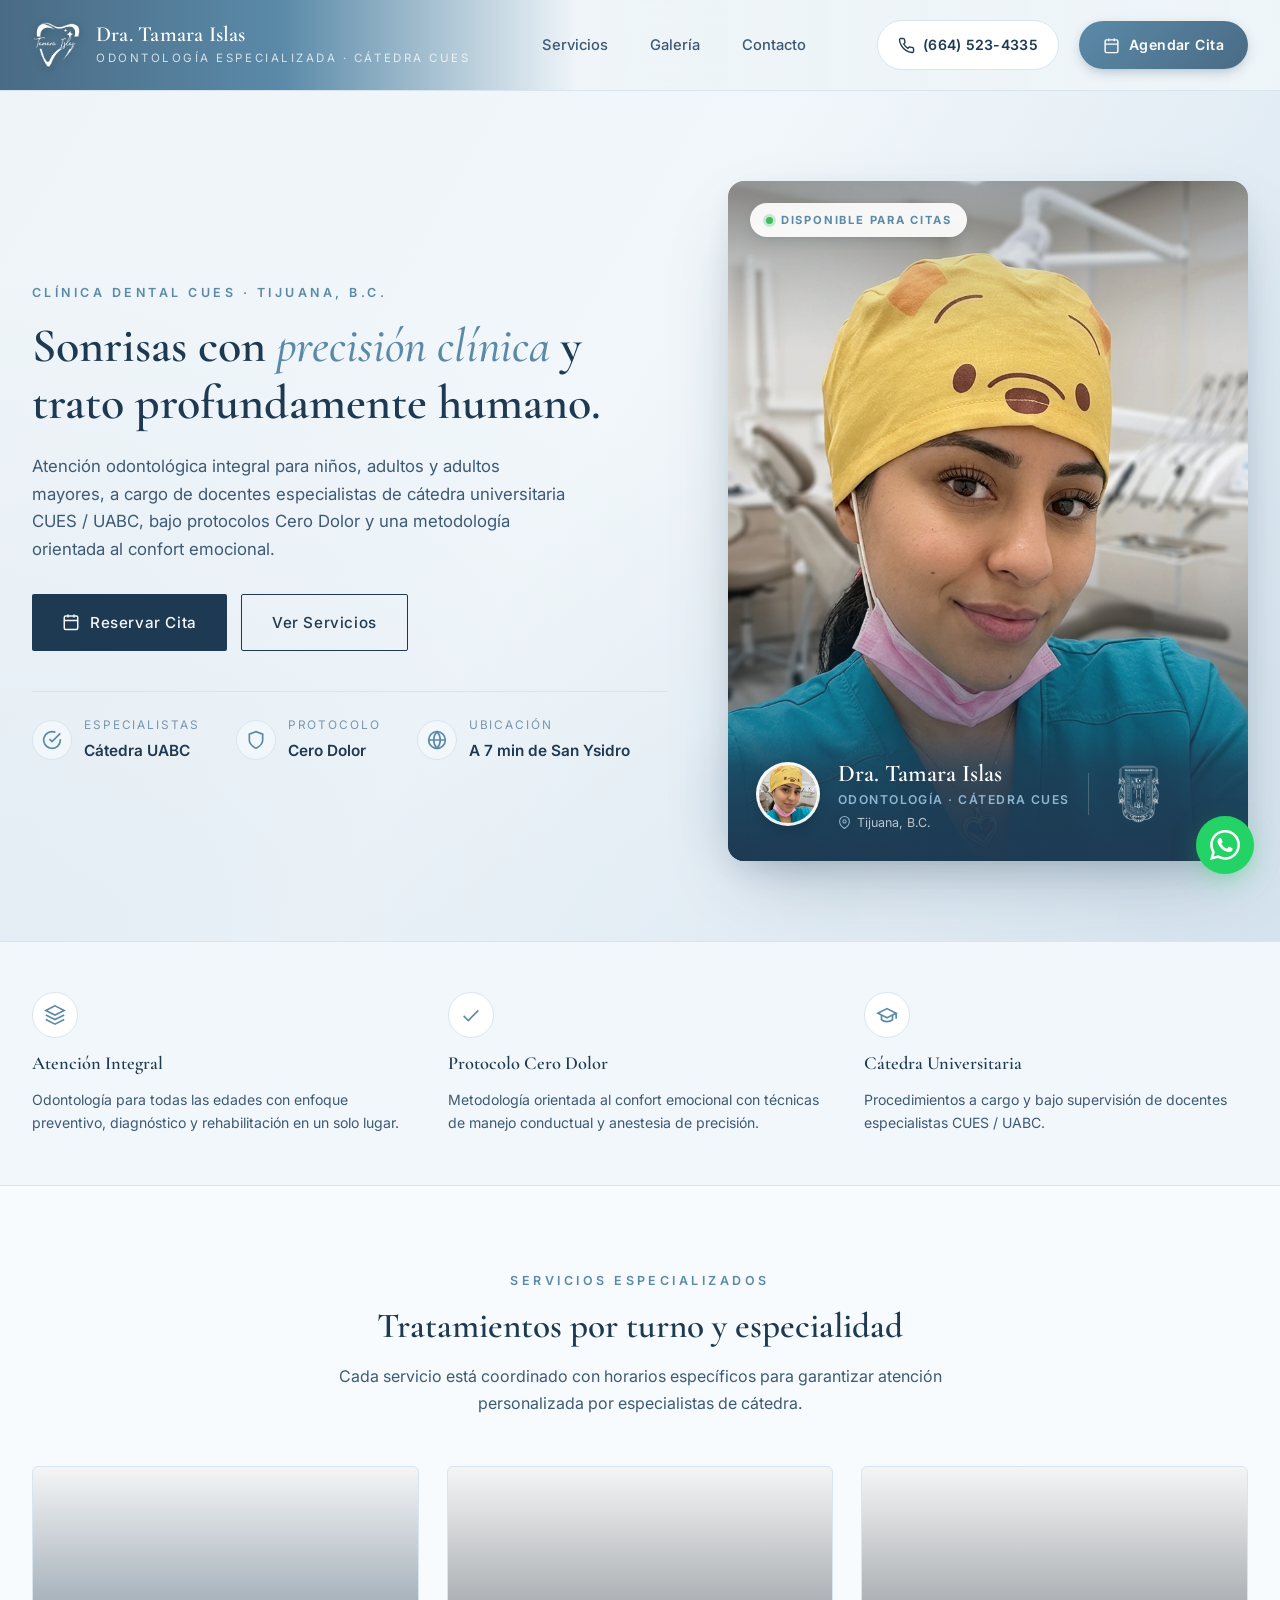
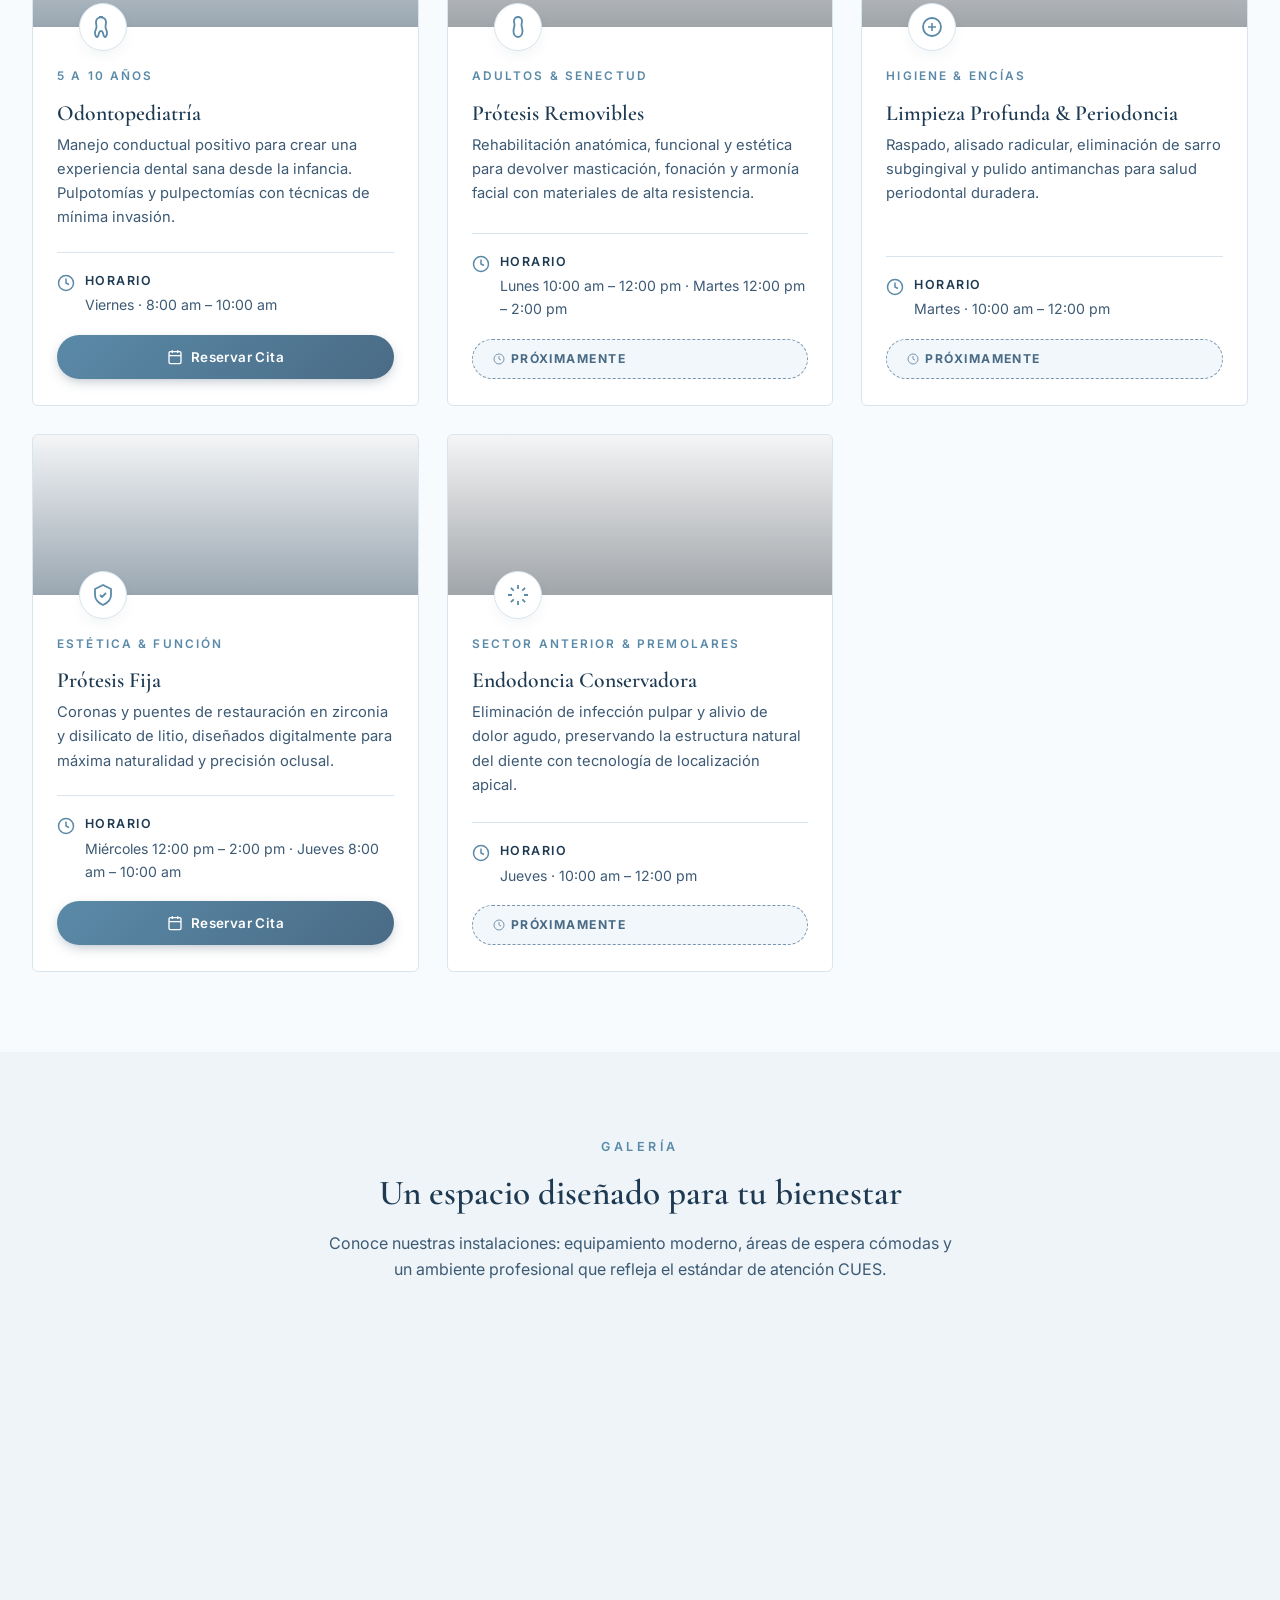
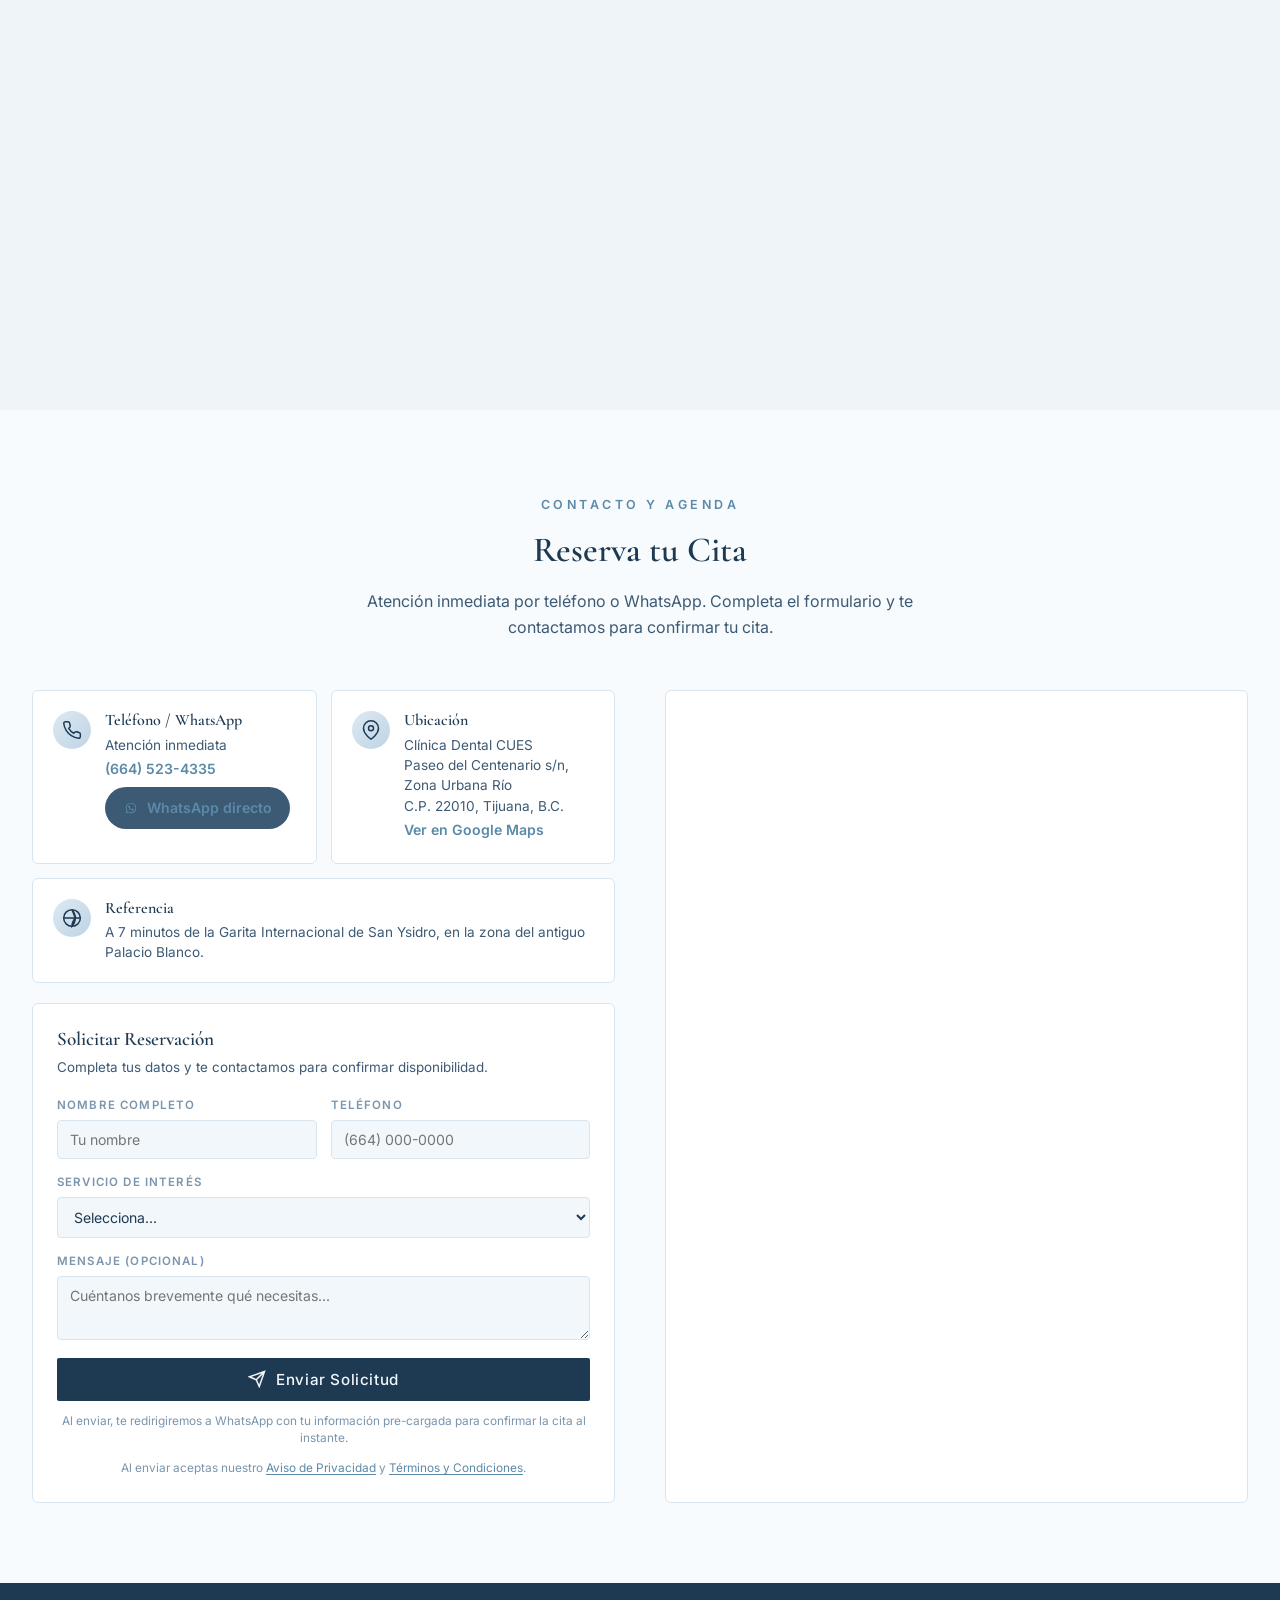
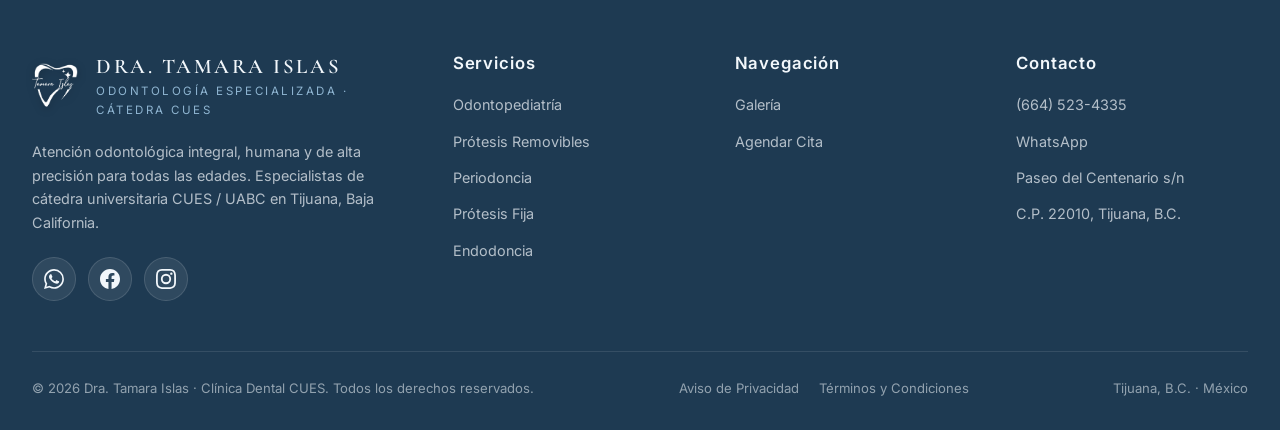
<file: index.html>
<!DOCTYPE html>
<html lang="es">
<head>
<meta charset="UTF-8" />
<meta name="viewport" content="width=device-width, initial-scale=1.0" />
<link rel="icon" type="image/png" href="assets/logo-blanco-sin-fondo.png?v=2" />
<link rel="shortcut icon" href="assets/logo-blanco-sin-fondo.ico?v=2" />
<title>Dra. Tamara Islas | Odontolog&iacute;a Especializada &amp; C&aacute;tedra CUES</title>
<meta name="description" content="Atenci&oacute;n odontol&oacute;gica integral, humana y de alta precisi&oacute;n en Tijuana, B.C. Especialistas de c&aacute;tedra universitaria CUES / UABC." />
<link rel="preconnect" href="https://fonts.googleapis.com" />
<link rel="preconnect" href="https://fonts.gstatic.com" crossorigin />
<link href="https://fonts.googleapis.com/css2?family=Cormorant+Garamond:wght@400;500;600;700&family=Inter:wght@300;400;500;600;700&display=swap" rel="stylesheet" />
<link rel="stylesheet" href="css/styles.css?v=6" />
</head>
<body>

<!-- Header -->
<header>
  <div class="container">
    <nav class="nav">
      <a href="#" class="brand">
        <span class="brand-mark">
          <img src="assets/logo-blanco-sin-fondo.png" alt="Logo Dra. Tamara Islas" />
        </span>
        <span class="brand-text">
          <h1>Dra. Tamara Islas</h1>
          <span>Odontolog&iacute;a Especializada &middot; C&aacute;tedra CUES</span>
        </span>
      </a>
      <div class="nav-links" id="navLinks">
        <a href="#servicios">Servicios</a>
        <a href="#galeria">Galer&iacute;a</a>
        <a href="#contacto">Contacto</a>
      </div>
      <div class="nav-cta">
        <a href="tel:+16645234335" class="btn-phone">
          <svg viewBox="0 0 24 24" fill="none" stroke="currentColor" stroke-width="2"><path d="M22 16.92v3a2 2 0 0 1-2.18 2 19.79 19.79 0 0 1-8.63-3.07 19.5 19.5 0 0 1-6-6 19.79 19.79 0 0 1-3.07-8.67A2 2 0 0 1 4.11 2h3a2 2 0 0 1 2 1.72c.13.96.36 1.9.7 2.81a2 2 0 0 1-.45 2.11L8.09 9.91a16 16 0 0 0 6 6l1.27-1.27a2 2 0 0 1 2.11-.45c.91.34 1.85.57 2.81.7A2 2 0 0 1 22 16.92z"/></svg>
          (664) 523-4335
        </a>
        <a href="#contacto" class="btn-cta">
          <svg viewBox="0 0 24 24" fill="none" stroke="currentColor" stroke-width="2"><rect x="3" y="4" width="18" height="18" rx="2"/><path d="M16 2v4M8 2v4M3 10h18"/></svg>
          Agendar Cita
        </a>
        <button class="menu-toggle" id="menuToggle" aria-label="Men&uacute;">
          <svg viewBox="0 0 24 24" fill="none" stroke="currentColor" stroke-width="2"><path d="M3 12h18M3 6h18M3 18h18"/></svg>
        </button>
      </div>
    </nav>
  </div>
</header>

<!-- Hero -->
<section class="hero">
  <div class="container">
    <div class="hero-grid">
      <div class="reveal">
        <span class="eyebrow">Cl&iacute;nica Dental CUES &middot; Tijuana, B.C.</span>
        <h1>Sonrisas con <em>precisi&oacute;n cl&iacute;nica</em> y trato profundamente humano.</h1>
        <p class="lead">Atenci&oacute;n odontol&oacute;gica integral para ni&ntilde;os, adultos y adultos mayores, a cargo de docentes especialistas de c&aacute;tedra universitaria CUES / UABC, bajo protocolos Cero Dolor y una metodolog&iacute;a orientada al confort emocional.</p>
        <div class="hero-cta">
          <a href="#contacto" class="btn btn-primary">
            <svg viewBox="0 0 24 24" fill="none" stroke="currentColor" stroke-width="2"><rect x="3" y="4" width="18" height="18" rx="2"/><path d="M16 2v4M8 2v4M3 10h18"/></svg>
            Reservar Cita
          </a>
          <a href="#servicios" class="btn btn-outline">Ver Servicios</a>
        </div>
        <div class="hero-meta">
          <div class="hero-meta-item">
            <span class="ic"><svg viewBox="0 0 24 24" fill="none" stroke="currentColor" stroke-width="2"><path d="M22 11.08V12a10 10 0 1 1-5.93-9.14"/><path d="M22 4L12 14.01l-3-3"/></svg></span>
            <span><small>Especialistas</small><strong>C&aacute;tedra UABC</strong></span>
          </div>
          <div class="hero-meta-item">
            <span class="ic"><svg viewBox="0 0 24 24" fill="none" stroke="currentColor" stroke-width="2"><path d="M12 22s8-4 8-10V5l-8-3-8 3v7c0 6 8 10 8 10z"/></svg></span>
            <span><small>Protocolo</small><strong>Cero Dolor</strong></span>
          </div>
          <div class="hero-meta-item">
            <span class="ic"><svg viewBox="0 0 24 24" fill="none" stroke="currentColor" stroke-width="2"><circle cx="12" cy="12" r="10"/><path d="M2 12h20M12 2a15.3 15.3 0 0 1 4 10 15.3 15.3 0 0 1-4 10 15.3 15.3 0 0 1-4-10 15.3 15.3 0 0 1 4-10z"/></svg></span>
            <span><small>Ubicaci&oacute;n</small><strong>A 7 min de San Ysidro</strong></span>
          </div>
        </div>
      </div>

      <div class="hero-visual reveal">
        <div class="hero-deco"></div>
        <div class="hero-deco-2"></div>
        <div class="hero-card">
          <div class="hero-card-photo">
            <div class="hero-card-badge-top">
              <span class="dot"></span>
              Disponible para citas
            </div>
            <div class="hero-card-cred">
              <span class="avatar"></span>
              <div class="info">
                <strong>Dra. Tamara Islas</strong>
                <span class="role">Odontolog&iacute;a &middot; C&aacute;tedra CUES</span>
                <span class="meta">
                  <svg viewBox="0 0 24 24" fill="none" stroke="currentColor" stroke-width="2"><path d="M21 10c0 7-9 13-9 13s-9-6-9-13a9 9 0 0 1 18 0z"/><circle cx="12" cy="10" r="3"/></svg>
                  Tijuana, B.C.
                </span>
              </div>
              <span class="divider"></span>
              <div class="exp">
                <img src="assets/uabc-escudo.png" alt="Escudo UABC" class="uabc-logo" />
              </div>
            </div>
          </div>
        </div>
      </div>
    </div>
  </div>
</section>

<!-- Value strip -->
<section class="value-strip">
  <div class="container">
    <div class="value-grid">
      <div class="value-item reveal">
        <span class="ic"><svg viewBox="0 0 24 24" fill="none" stroke="currentColor" stroke-width="1.8"><path d="M12 2L2 7l10 5 10-5-10-5z"/><path d="M2 17l10 5 10-5M2 12l10 5 10-5"/></svg></span>
        <h4>Atenci&oacute;n Integral</h4>
        <p>Odontolog&iacute;a para todas las edades con enfoque preventivo, diagn&oacute;stico y rehabilitaci&oacute;n en un solo lugar.</p>
      </div>
      <div class="value-item reveal">
        <span class="ic"><svg viewBox="0 0 24 24" fill="none" stroke="currentColor" stroke-width="1.8"><path d="M20 7L9 18l-5-5"/></svg></span>
        <h4>Protocolo Cero Dolor</h4>
        <p>Metodolog&iacute;a orientada al confort emocional con t&eacute;cnicas de manejo conductual y anestesia de precisi&oacute;n.</p>
      </div>
      <div class="value-item reveal">
        <span class="ic"><svg viewBox="0 0 24 24" fill="none" stroke="currentColor" stroke-width="1.8"><path d="M22 10v6M2 10l10-5 10 5-10 5z"/><path d="M6 12v5c3 3 9 3 12 0v-5"/></svg></span>
        <h4>C&aacute;tedra Universitaria</h4>
        <p>Procedimientos a cargo y bajo supervisi&oacute;n de docentes especialistas CUES / UABC.</p>
      </div>
    </div>
  </div>
</section>

<!-- Services -->
<section class="section services" id="servicios">
  <div class="container">
    <div class="sec-head reveal">
      <span class="eyebrow">Servicios Especializados</span>
      <h2>Tratamientos por turno y especialidad</h2>
      <p>Cada servicio est&aacute; coordinado con horarios espec&iacute;ficos para garantizar atenci&oacute;n personalizada por especialistas de c&aacute;tedra.</p>
    </div>
    <div class="svc-grid">

      <div class="svc-card reveal">
        <div class="svc-img" style="background-image:url('https://images.unsplash.com/photo-1598256989800-fe5f95da9787?auto=format&fit=crop&w=600&q=80')"></div>
        <div class="svc-body">
          <span class="svc-ic"><svg viewBox="0 0 24 24" fill="none" stroke="currentColor" stroke-width="1.8"><path d="M12 2C7 2 5 4 5 7c0 2 .5 3 .5 5 0 2-1.5 3-1.5 6 0 2 1 4 2 4 1.2 0 1.5-2 2-4 .3-1.3.8-2 2-2s1.7.7 2 2c.5 2 .8 4 2 4 1 0 2-2 2-4 0-3-1.5-4-1.5-6 0-2 .5-3 .5-5 0-3-2-5-7-5z"/></svg></span>
          <span class="age">5 a 10 a&ntilde;os</span>
          <h3>Odontopediatr&iacute;a</h3>
          <p>Manejo conductual positivo para crear una experiencia dental sana desde la infancia. Pulpotom&iacute;as y pulpectom&iacute;as con t&eacute;cnicas de m&iacute;nima invasi&oacute;n.</p>
          <div class="svc-hours">
            <svg viewBox="0 0 24 24" fill="none" stroke="currentColor" stroke-width="2"><circle cx="12" cy="12" r="10"/><path d="M12 6v6l4 2"/></svg>
            <span><strong>Horario</strong>Viernes &middot; 8:00 am &ndash; 10:00 am</span>
          </div>
          <a href="#contacto" class="svc-reserve" data-servicio="Odontopediatria">Reservar Cita</a>
        </div>
      </div>

      <div class="svc-card reveal svc-soon">
        <div class="svc-img" style="background-image:url('https://images.unsplash.com/photo-1606811971618-4486d14f3f99?auto=format&fit=crop&w=600&q=80')"></div>
        <div class="svc-body">
          <span class="svc-ic"><svg viewBox="0 0 24 24" fill="none" stroke="currentColor" stroke-width="1.8"><path d="M12 2a4 4 0 0 0-4 4c0 1.5.5 2.5.5 4 0 2-1 3-1 6s1.5 6 4.5 6 4.5-3 4.5-6-1-4-1-6c0-1.5.5-2.5.5-4a4 4 0 0 0-4-4z"/></svg></span>
          <span class="age">Adultos &amp; Senectud</span>
          <h3>Pr&oacute;tesis Removibles</h3>
          <p>Rehabilitaci&oacute;n anat&oacute;mica, funcional y est&eacute;tica para devolver masticaci&oacute;n, fonaci&oacute;n y armon&iacute;a facial con materiales de alta resistencia.</p>
          <div class="svc-hours">
            <svg viewBox="0 0 24 24" fill="none" stroke="currentColor" stroke-width="2"><circle cx="12" cy="12" r="10"/><path d="M12 6v6l4 2"/></svg>
            <span><strong>Horario</strong>Lunes 10:00 am &ndash; 12:00 pm &middot; Martes 12:00 pm &ndash; 2:00 pm</span>
          </div>
          <span class="svc-soon-badge">Pr&oacute;ximamente</span>
        </div>
      </div>

      <div class="svc-card reveal svc-soon">
        <div class="svc-img" style="background-image:url('https://images.unsplash.com/photo-1606811856475-5e6fcdc6e509?auto=format&fit=crop&w=600&q=80')"></div>
        <div class="svc-body">
          <span class="svc-ic"><svg viewBox="0 0 24 24" fill="none" stroke="currentColor" stroke-width="1.8"><path d="M3 12c0-5 4-9 9-9s9 4 9 9-4 9-9 9-9-4-9-9z"/><path d="M8 12h8M12 8v8" stroke-width="1.6"/></svg></span>
          <span class="age">Higiene &amp; Enc&iacute;as</span>
          <h3>Limpieza Profunda &amp; Periodoncia</h3>
          <p>Raspado, alisado radicular, eliminaci&oacute;n de sarro subgingival y pulido antimanchas para salud periodontal duradera.</p>
          <div class="svc-hours">
            <svg viewBox="0 0 24 24" fill="none" stroke="currentColor" stroke-width="2"><circle cx="12" cy="12" r="10"/><path d="M12 6v6l4 2"/></svg>
            <span><strong>Horario</strong>Martes &middot; 10:00 am &ndash; 12:00 pm</span>
          </div>
          <span class="svc-soon-badge">Pr&oacute;ximamente</span>
        </div>
      </div>

      <div class="svc-card reveal">
        <div class="svc-img" style="background-image:url('https://images.unsplash.com/photo-1593022356769-11f762e25ed9?auto=format&fit=crop&w=600&q=80')"></div>
        <div class="svc-body">
          <span class="svc-ic"><svg viewBox="0 0 24 24" fill="none" stroke="currentColor" stroke-width="1.8"><path d="M12 2L4 6v6c0 5 3.5 8 8 10 4.5-2 8-5 8-10V6l-8-4z"/><path d="M9 12l2 2 4-4"/></svg></span>
          <span class="age">Est&eacute;tica &amp; Funci&oacute;n</span>
          <h3>Pr&oacute;tesis Fija</h3>
          <p>Coronas y puentes de restauraci&oacute;n en zirconia y disilicato de litio, dise&ntilde;ados digitalmente para m&aacute;xima naturalidad y precisi&oacute;n oclusal.</p>
          <div class="svc-hours">
            <svg viewBox="0 0 24 24" fill="none" stroke="currentColor" stroke-width="2"><circle cx="12" cy="12" r="10"/><path d="M12 6v6l4 2"/></svg>
            <span><strong>Horario</strong>Mi&eacute;rcoles 12:00 pm &ndash; 2:00 pm &middot; Jueves 8:00 am &ndash; 10:00 am</span>
          </div>
          <a href="#contacto" class="svc-reserve" data-servicio="Protesis Fija">Reservar Cita</a>
        </div>
      </div>

      <div class="svc-card reveal svc-soon">
        <div class="svc-img" style="background-image:url('https://images.unsplash.com/photo-1588776814546-daab30f310ce?auto=format&fit=crop&w=600&q=80')"></div>
        <div class="svc-body">
          <span class="svc-ic"><svg viewBox="0 0 24 24" fill="none" stroke="currentColor" stroke-width="1.8"><path d="M12 2v4M12 18v4M4.9 4.9l2.8 2.8M16.3 16.3l2.8 2.8M2 12h4M18 12h4M4.9 19.1l2.8-2.8M16.3 7.7l2.8-2.8"/></svg></span>
          <span class="age">Sector Anterior &amp; Premolares</span>
          <h3>Endodoncia Conservadora</h3>
          <p>Eliminaci&oacute;n de infecci&oacute;n pulpar y alivio de dolor agudo, preservando la estructura natural del diente con tecnolog&iacute;a de localizaci&oacute;n apical.</p>
          <div class="svc-hours">
            <svg viewBox="0 0 24 24" fill="none" stroke="currentColor" stroke-width="2"><circle cx="12" cy="12" r="10"/><path d="M12 6v6l4 2"/></svg>
            <span><strong>Horario</strong>Jueves &middot; 10:00 am &ndash; 12:00 pm</span>
          </div>
          <span class="svc-soon-badge">Pr&oacute;ximamente</span>
        </div>
      </div>

    </div>
  </div>
</section>

<!-- Gallery -->
<section class="section gallery" id="galeria">
  <div class="container">
    <div class="sec-head reveal">
      <span class="eyebrow">Galer&iacute;a</span>
      <h2>Un espacio dise&ntilde;ado para tu bienestar</h2>
      <p>Conoce nuestras instalaciones: equipamiento moderno, &aacute;reas de espera c&oacute;modas y un ambiente profesional que refleja el est&aacute;ndar de atenci&oacute;n CUES.</p>
    </div>
    <div class="gal-grid reveal">
      <div class="gal-item tall" style="background-image:url('https://images.unsplash.com/photo-1629909613654-28e377c37b09?auto=format&fit=crop&w=600&q=80')"></div>
      <div class="gal-item" style="background-image:url('https://images.unsplash.com/photo-1588776814546-1ffcf47267a5?auto=format&fit=crop&w=500&q=80')"></div>
      <div class="gal-item" style="background-image:url('https://images.unsplash.com/photo-1593022356769-11f762e25ed9?auto=format&fit=crop&w=500&q=80')"></div>
      <div class="gal-item" style="background-image:url('https://images.unsplash.com/photo-1606811856475-5e6fcdc6e509?auto=format&fit=crop&w=500&q=80')"></div>
      <div class="gal-item" style="background-image:url('https://images.unsplash.com/photo-1581056771107-24ca5f033842?auto=format&fit=crop&w=500&q=80')"></div>
      <div class="gal-item" style="background-image:url('https://images.unsplash.com/photo-1606811971618-4486d14f3f99?auto=format&fit=crop&w=500&q=80')"></div>
      <div class="gal-item" style="background-image:url('https://images.unsplash.com/photo-1598256989800-fe5f95da9787?auto=format&fit=crop&w=500&q=80')"></div>
    </div>
  </div>
</section>

<!-- Contact -->
<section class="section contact" id="contacto">
  <div class="container">
    <div class="sec-head reveal">
      <span class="eyebrow">Contacto y Agenda</span>
      <h2>Reserva tu Cita</h2>
      <p>Atenci&oacute;n inmediata por tel&eacute;fono o WhatsApp. Completa el formulario y te contactamos para confirmar tu cita.</p>
    </div>
    <div class="contact-grid">
      <div class="contact-info reveal">
        <div class="contact-blocks">
          <div class="contact-block">
            <span class="ic"><svg viewBox="0 0 24 24" fill="none" stroke="currentColor" stroke-width="1.8"><path d="M22 16.92v3a2 2 0 0 1-2.18 2 19.79 19.79 0 0 1-8.63-3.07 19.5 19.5 0 0 1-6-6 19.79 19.79 0 0 1-3.07-8.67A2 2 0 0 1 4.11 2h3a2 2 0 0 1 2 1.72c.13.96.36 1.9.7 2.81a2 2 0 0 1-.45 2.11L8.09 9.91a16 16 0 0 0 6 6l1.27-1.27a2 2 0 0 1 2.11-.45c.91.34 1.85.57 2.81.7A2 2 0 0 1 22 16.92z"/></svg></span>
            <div>
              <h4>Tel&eacute;fono / WhatsApp</h4>
              <p>Atenci&oacute;n inmediata</p>
              <a href="tel:+16645234335">(664) 523-4335</a>
              <a href="https://wa.me/526645234335" class="wa-pill">
                <svg viewBox="0 0 24 24" fill="currentColor"><path d="M17.6 6.3A7.85 7.85 0 0 0 12.05 4 7.94 7.94 0 0 0 4.1 11.9c0 1.4.37 2.77 1.06 3.97L4 20l4.25-1.1a7.96 7.96 0 0 0 3.8.97h.01A7.94 7.94 0 0 0 20 11.9a7.84 7.84 0 0 0-2.4-5.6zm-5.55 12.2h-.01a6.6 6.6 0 0 1-3.36-.92l-.24-.14-2.5.65.67-2.43-.16-.25a6.55 6.55 0 0 1-1-3.5 6.6 6.6 0 0 1 6.6-6.58 6.6 6.6 0 0 1 6.58 6.6 6.6 6.6 0 0 1-6.58 6.57zm3.62-4.94c-.2-.1-1.17-.58-1.36-.64-.18-.07-.31-.1-.45.1-.13.2-.5.64-.62.77-.11.13-.23.15-.43.05-.2-.1-.84-.31-1.6-.99-.6-.53-1-1.18-1.12-1.38-.11-.2-.01-.31.09-.41.09-.09.2-.23.3-.35.1-.12.13-.2.2-.34.06-.13.03-.25-.02-.35-.05-.1-.45-1.08-.62-1.48-.16-.39-.33-.34-.45-.34l-.39-.01c-.13 0-.35.05-.53.25-.18.2-.7.68-.7 1.66s.72 1.92.82 2.05c.1.13 1.4 2.14 3.4 3 .47.21.84.33 1.13.42.48.15.91.13 1.25.08.38-.06 1.17-.48 1.34-.94.16-.46.16-.86.11-.94-.04-.08-.18-.13-.38-.23z"/></svg>
                WhatsApp directo
              </a>
            </div>
          </div>

          <div class="contact-block">
            <span class="ic"><svg viewBox="0 0 24 24" fill="none" stroke="currentColor" stroke-width="1.8"><path d="M21 10c0 7-9 13-9 13s-9-6-9-13a9 9 0 0 1 18 0z"/><circle cx="12" cy="10" r="3"/></svg></span>
            <div>
              <h4>Ubicaci&oacute;n</h4>
              <p>Cl&iacute;nica Dental CUES<br>Paseo del Centenario s/n, Zona Urbana R&iacute;o<br>C.P. 22010, Tijuana, B.C.</p>
              <a href="https://maps.google.com/?q=Paseo+del+Centenario+22010+Tijuana" target="_blank" rel="noopener noreferrer">Ver en Google Maps</a>
            </div>
          </div>

          <div class="contact-block full">
            <span class="ic"><svg viewBox="0 0 24 24" fill="none" stroke="currentColor" stroke-width="1.8"><circle cx="12" cy="12" r="10"/><path d="M2 12h20M12 2a15.3 15.3 0 0 1 4 10 15.3 15.3 0 0 1-4 10 15.3 15.3 0 0 1 4-10z"/></svg></span>
            <div>
              <h4>Referencia</h4>
              <p>A 7 minutos de la Garita Internacional de San Ysidro, en la zona del antiguo Palacio Blanco.</p>
            </div>
          </div>
        </div>

        <div class="res-form reveal">
          <h4>Solicitar Reservaci&oacute;n</h4>
          <p class="res-sub">Completa tus datos y te contactamos para confirmar disponibilidad.</p>
          <form id="resForm" onsubmit="return enviarReserva(event)">
            <div class="form-row">
              <div class="form-field">
                <label for="r-nombre">Nombre completo</label>
                <input type="text" id="r-nombre" name="nombre" placeholder="Tu nombre" maxlength="80" autocomplete="name" required />
              </div>
              <div class="form-field">
                <label for="r-tel">Tel&eacute;fono</label>
                <input type="tel" id="r-tel" name="telefono" placeholder="(664) 000-0000" maxlength="25" autocomplete="tel" required />
              </div>
            </div>
            <div class="form-row">
              <div class="form-field full">
                <label for="r-servicio">Servicio de inter&eacute;s</label>
                <select id="r-servicio" name="servicio" required>
                  <option value="">Selecciona...</option>
                  <option value="Odontopediatria">Odontopediatr&iacute;a</option>
                  <option value="Protesis Fija">Pr&oacute;tesis Fija</option>
                </select>
              </div>
            </div>
            <div class="form-row">
              <div class="form-field full">
                <label for="r-msg">Mensaje (opcional)</label>
                <textarea id="r-msg" name="mensaje" placeholder="Cu&eacute;ntanos brevemente qu&eacute; necesitas..." maxlength="500"></textarea>
              </div>
            </div>
            <button type="submit" class="btn btn-primary">
              <svg viewBox="0 0 24 24" fill="none" stroke="currentColor" stroke-width="2"><path d="M22 2L11 13M22 2l-7 20-4-9-9-4 20-7z"/></svg>
              Enviar Solicitud
            </button>
            <p class="res-note">Al enviar, te redirigiremos a WhatsApp con tu informaci&oacute;n pre-cargada para confirmar la cita al instante.</p>
            <p class="res-note res-legal">Al enviar aceptas nuestro <a href="aviso-de-privacidad.html">Aviso de Privacidad</a> y <a href="terminos-y-condiciones.html">T&eacute;rminos y Condiciones</a>.</p>
          </form>
        </div>
      </div>

      <div class="map-wrap reveal">
        <iframe
          src="https://www.google.com/maps?q=Paseo+del+Centenario,+Zona+Urbana+R%C3%ADo,+Tijuana&output=embed"
          loading="lazy"
          referrerpolicy="no-referrer-when-downgrade"
          title="Ubicaci&oacute;n Cl&iacute;nica Dental CUES"></iframe>
      </div>
    </div>
  </div>
</section>

<!-- Footer -->
<footer>
  <div class="container">
    <div class="foot-grid">
      <div>
        <div class="foot-brand">
          <span class="brand-mark">
            <img src="assets/logo-blanco-sin-fondo.png" alt="Logo Dra. Tamara Islas" />
          </span>
          <span>
            <h3>Dra. Tamara Islas</h3>
            <span>Odontolog&iacute;a Especializada &middot; C&aacute;tedra CUES</span>
          </span>
        </div>
        <p class="foot-about">Atenci&oacute;n odontol&oacute;gica integral, humana y de alta precisi&oacute;n para todas las edades. Especialistas de c&aacute;tedra universitaria CUES / UABC en Tijuana, Baja California.</p>
        <div class="social-row">
          <a href="https://wa.me/526645234335" target="_blank" rel="noopener noreferrer" class="social-btn wa" aria-label="WhatsApp">
            <svg viewBox="0 0 24 24" fill="currentColor"><path d="M17.472 14.382c-.297-.149-1.758-.867-2.03-.967-.273-.099-.471-.148-.67.15-.197.297-.767.966-.94 1.164-.173.199-.347.223-.644.075-.297-.15-1.255-.463-2.39-1.475-.883-.788-1.48-1.761-1.653-2.059-.173-.297-.018-.458.13-.606.134-.133.298-.347.446-.52.149-.174.198-.298.298-.497.099-.198.05-.371-.025-.52-.075-.149-.669-1.612-.916-2.207-.242-.579-.487-.5-.669-.51l-.57-.01c-.198 0-.52.074-.792.372-.272.297-1.04 1.016-1.04 2.479 0 1.462 1.065 2.875 1.213 3.074.149.198 2.096 3.2 5.077 4.487.709.306 1.262.489 1.694.625.712.227 1.36.195 1.871.118.571-.085 1.758-.719 2.006-1.413.248-.694.248-1.289.173-1.413-.074-.124-.272-.198-.57-.347m-5.421 7.403h-.004a9.87 9.87 0 01-5.031-1.378l-.361-.214-3.741.982.998-3.648-.235-.374a9.86 9.86 0 01-1.51-5.26c.001-5.45 4.436-9.884 9.888-9.884 2.64 0 5.122 1.03 6.988 2.898a9.825 9.825 0 012.893 6.994c-.003 5.45-4.437 9.884-9.885 9.884m8.413-18.297A11.815 11.815 0 0012.05 0C5.495 0 .16 5.335.157 11.892c0 2.096.547 4.142 1.588 5.945L.057 24l6.305-1.654a11.882 11.882 0 005.683 1.448h.005c6.554 0 11.89-5.335 11.893-11.893a11.821 11.821 0 00-3.48-8.413z"/></svg>
          </a>
          <a href="https://www.facebook.com/tamara.islasramirez" target="_blank" rel="noopener noreferrer" class="social-btn fb" aria-label="Facebook">
            <svg viewBox="0 0 24 24" fill="currentColor"><path d="M24 12.073c0-6.627-5.373-12-12-12s-12 5.373-12 12c0 5.99 4.388 10.954 10.125 11.854v-8.385H7.078v-3.47h3.047V9.43c0-3.007 1.792-4.669 4.533-4.669 1.312 0 2.686.235 2.686.235v2.953H15.83c-1.491 0-1.956.925-1.956 1.874v2.25h3.328l-.532 3.47h-2.796v8.385C19.612 23.027 24 18.062 24 12.073z"/></svg>
          </a>
          <a href="https://www.instagram.com/dra.tamaraislas_official" target="_blank" rel="noopener noreferrer" class="social-btn ig" aria-label="Instagram">
            <svg viewBox="0 0 24 24" fill="currentColor"><path d="M12 2.163c3.204 0 3.584.012 4.85.07 3.252.148 4.771 1.691 4.919 4.919.058 1.265.069 1.645.069 4.849 0 3.205-.012 3.584-.069 4.849-.149 3.225-1.664 4.771-4.919 4.919-1.266.058-1.644.07-4.85.07-3.204 0-3.584-.012-4.849-.07-3.26-.149-4.771-1.699-4.919-4.92-.058-1.265-.07-1.644-.07-4.849 0-3.204.013-3.583.07-4.849.149-3.227 1.664-4.771 4.919-4.919 1.266-.057 1.645-.069 4.849-.069zM12 0C8.741 0 8.333.014 7.053.072 2.695.272.273 2.69.073 7.052.014 8.333 0 8.741 0 12c0 3.259.014 3.668.072 4.948.2 4.358 2.618 6.78 6.98 6.98C8.333 23.986 8.741 24 12 24c3.259 0 3.668-.014 4.948-.072 4.354-.2 6.782-2.618 6.979-6.98.059-1.28.073-1.689.073-4.948 0-3.259-.014-3.667-.072-4.947-.196-4.354-2.617-6.78-6.979-6.98C15.668.014 15.259 0 12 0zm0 5.838a6.162 6.162 0 100 12.324 6.162 6.162 0 000-12.324zM12 16a4 4 0 110-8 4 4 0 010 8zm6.406-11.845a1.44 1.44 0 100 2.881 1.44 1.44 0 000-2.881z"/></svg>
          </a>
        </div>
      </div>
      <div class="foot-col">
        <h4>Servicios</h4>
        <ul>
          <li><a href="#servicios">Odontopediatr&iacute;a</a></li>
          <li><a href="#servicios">Pr&oacute;tesis Removibles</a></li>
          <li><a href="#servicios">Periodoncia</a></li>
          <li><a href="#servicios">Pr&oacute;tesis Fija</a></li>
          <li><a href="#servicios">Endodoncia</a></li>
        </ul>
      </div>
      <div class="foot-col">
        <h4>Navegaci&oacute;n</h4>
        <ul>
          <li><a href="#galeria">Galer&iacute;a</a></li>
          <li><a href="#contacto">Agendar Cita</a></li>
        </ul>
      </div>
      <div class="foot-col">
        <h4>Contacto</h4>
        <ul>
          <li><a href="tel:+16645234335">(664) 523-4335</a></li>
          <li><a href="https://wa.me/526645234335">WhatsApp</a></li>
          <li><a href="#contacto">Paseo del Centenario s/n</a></li>
          <li><a href="#contacto">C.P. 22010, Tijuana, B.C.</a></li>
        </ul>
      </div>
    </div>
    <div class="foot-bottom">
      <span>&copy; 2026 Dra. Tamara Islas &middot; Cl&iacute;nica Dental CUES. Todos los derechos reservados.</span>
      <span class="foot-legal">
        <a href="aviso-de-privacidad.html">Aviso de Privacidad</a>
        <a href="terminos-y-condiciones.html">T&eacute;rminos y Condiciones</a>
      </span>
      <span>Tijuana, B.C. &middot; M&eacute;xico</span>
    </div>
  </div>
</footer>

<!-- Floating WhatsApp -->
<a href="https://wa.me/526645234335" target="_blank" rel="noopener noreferrer" class="wa-float" aria-label="WhatsApp">
  <svg viewBox="0 0 24 24" fill="currentColor"><path d="M17.472 14.382c-.297-.149-1.758-.867-2.03-.967-.273-.099-.471-.148-.67.15-.197.297-.767.966-.94 1.164-.173.199-.347.223-.644.075-.297-.15-1.255-.463-2.39-1.475-.883-.788-1.48-1.761-1.653-2.059-.173-.297-.018-.458.13-.606.134-.133.298-.347.446-.52.149-.174.198-.298.298-.497.099-.198.05-.371-.025-.52-.075-.149-.669-1.612-.916-2.207-.242-.579-.487-.5-.669-.51l-.57-.01c-.198 0-.52.074-.792.372-.272.297-1.04 1.016-1.04 2.479 0 1.462 1.065 2.875 1.213 3.074.149.198 2.096 3.2 5.077 4.487.709.306 1.262.489 1.694.625.712.227 1.36.195 1.871.118.571-.085 1.758-.719 2.006-1.413.248-.694.248-1.289.173-1.413-.074-.124-.272-.198-.57-.347m-5.421 7.403h-.004a9.87 9.87 0 01-5.031-1.378l-.361-.214-3.741.982.998-3.648-.235-.374a9.86 9.86 0 01-1.51-5.26c.001-5.45 4.436-9.884 9.888-9.884 2.64 0 5.122 1.03 6.988 2.898a9.825 9.825 0 012.893 6.994c-.003 5.45-4.437 9.884-9.885 9.884m8.413-18.297A11.815 11.815 0 0012.05 0C5.495 0 .16 5.335.157 11.892c0 2.096.547 4.142 1.588 5.945L.057 24l6.305-1.654a11.882 11.882 0 005.683 1.448h.005c6.554 0 11.89-5.335 11.893-11.893a11.821 11.821 0 00-3.48-8.413z"/></svg>
</a>

<script src="js/script.js?v=15"></script>

</body>
</html>
</file>
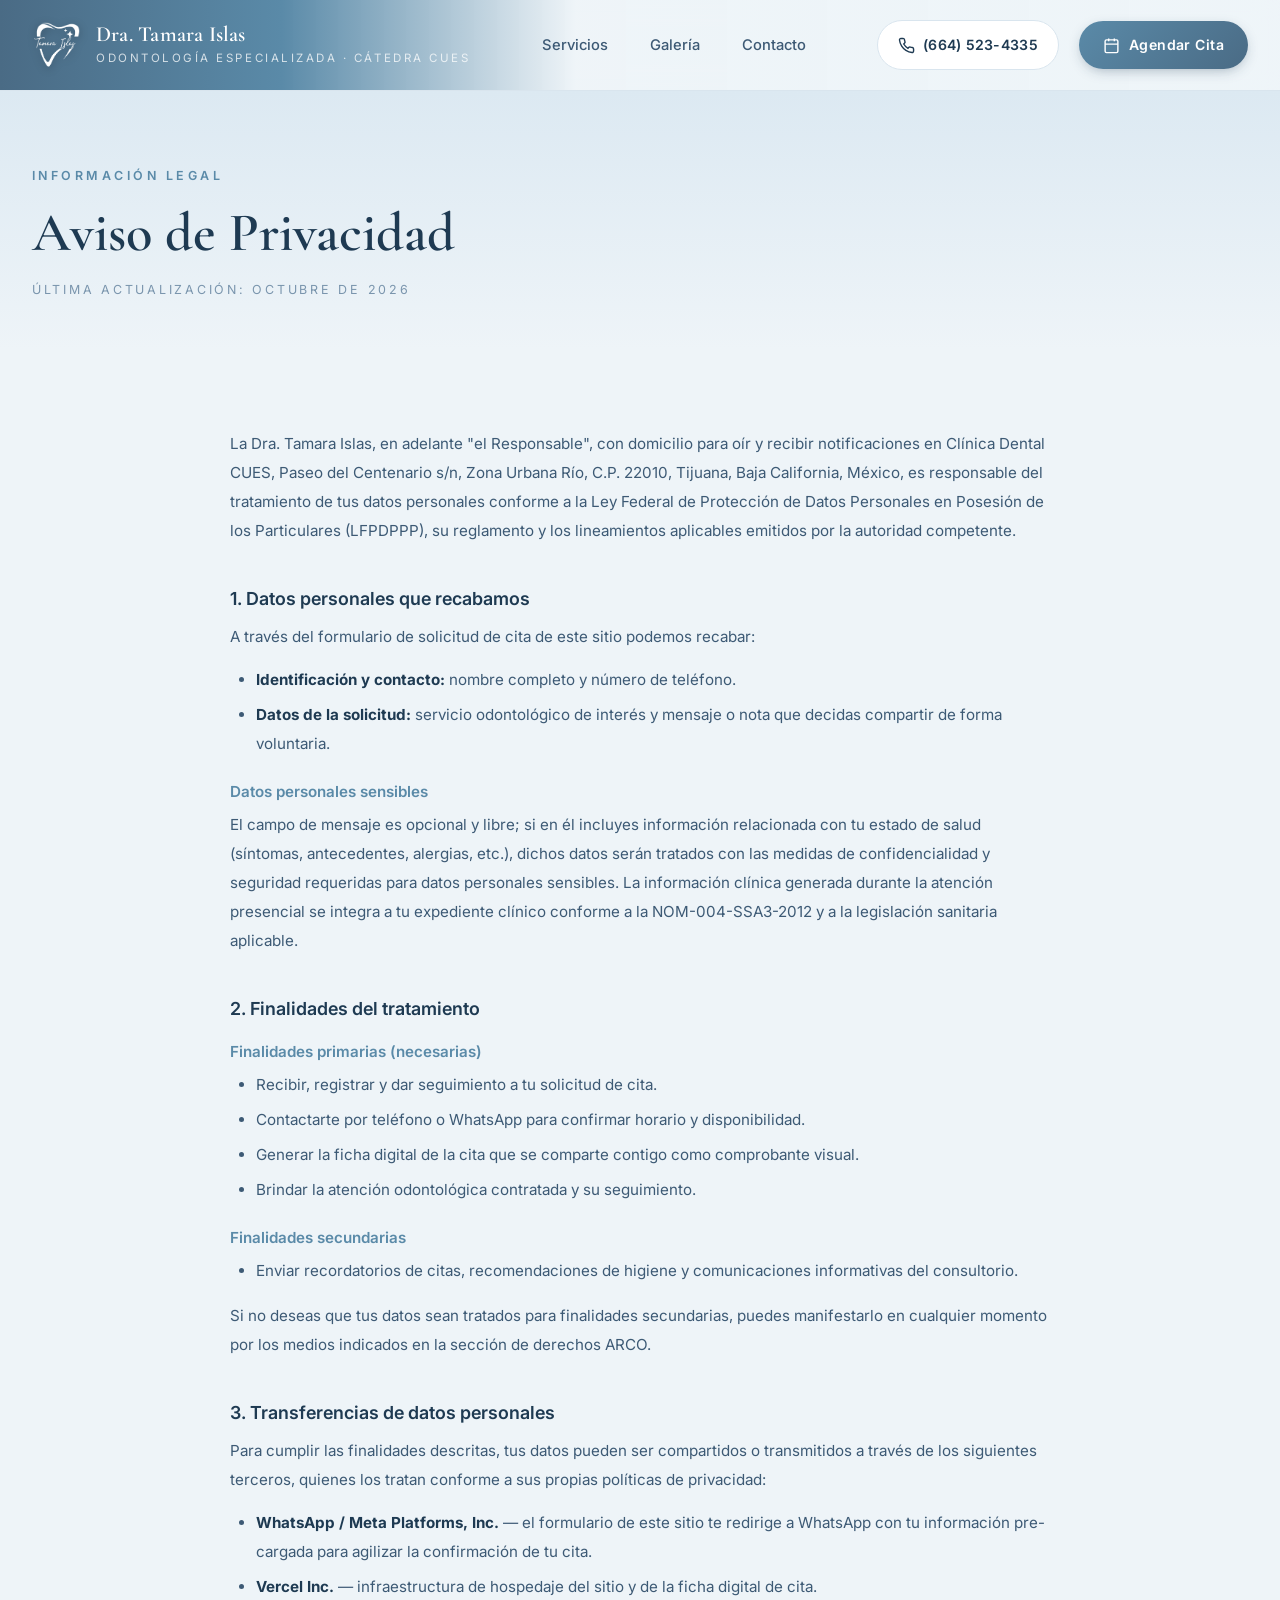
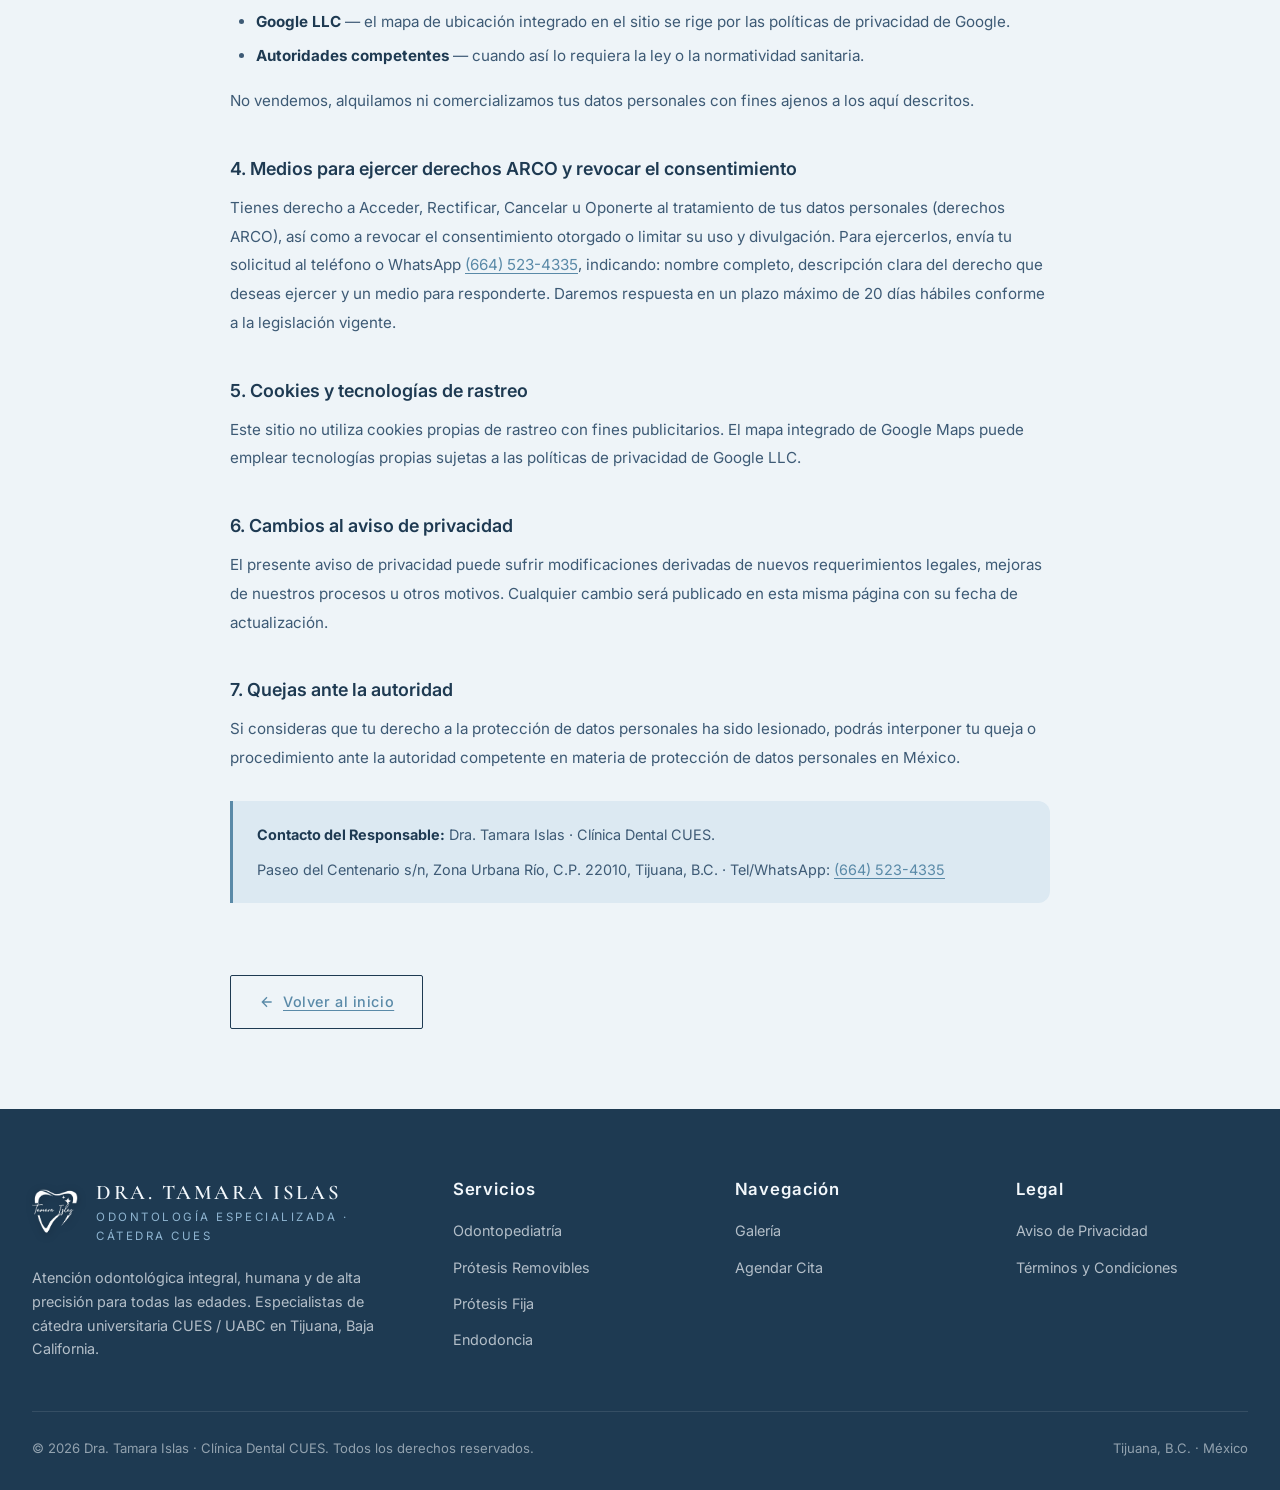
<file: aviso-de-privacidad.html>
<!DOCTYPE html>
<html lang="es">
<head>
<meta charset="UTF-8" />
<meta name="viewport" content="width=device-width, initial-scale=1.0" />
<link rel="icon" type="image/png" href="assets/logo-blanco-sin-fondo.png?v=2" />
<link rel="shortcut icon" href="assets/logo-blanco-sin-fondo.ico?v=2" />
<title>Aviso de Privacidad | Dra. Tamara Islas</title>
<meta name="description" content="Aviso de privacidad del sitio web de la Dra. Tamara Islas. Tratamiento de datos personales conforme a la LFPDPPP." />
<meta name="robots" content="index, follow" />
<link rel="preconnect" href="https://fonts.googleapis.com" />
<link rel="preconnect" href="https://fonts.gstatic.com" crossorigin />
<link href="https://fonts.googleapis.com/css2?family=Cormorant+Garamond:wght@400;500;600;700&family=Inter:wght@300;400;500;600;700&display=swap" rel="stylesheet" />
<link rel="stylesheet" href="css/styles.css?v=6" />
</head>
<body>

<!-- Header -->
<header>
  <div class="container">
    <nav class="nav">
      <a href="index.html" class="brand">
        <span class="brand-mark">
          <img src="assets/logo-blanco-sin-fondo.png" alt="Logo Dra. Tamara Islas" />
        </span>
        <span class="brand-text">
          <h1>Dra. Tamara Islas</h1>
          <span>Odontolog&iacute;a Especializada &middot; C&aacute;tedra CUES</span>
        </span>
      </a>
      <div class="nav-links">
        <a href="index.html#servicios">Servicios</a>
        <a href="index.html#galeria">Galer&iacute;a</a>
        <a href="index.html#contacto">Contacto</a>
      </div>
      <div class="nav-cta">
        <a href="tel:+16645234335" class="btn-phone">
          <svg viewBox="0 0 24 24" fill="none" stroke="currentColor" stroke-width="2"><path d="M22 16.92v3a2 2 0 0 1-2.18 2 19.79 19.79 0 0 1-8.63-3.07 19.5 19.5 0 0 1-6-6 19.79 19.79 0 0 1-3.07-8.67A2 2 0 0 1 4.11 2h3a2 2 0 0 1 2 1.72c.13.96.36 1.9.7 2.81a2 2 0 0 1-.45 2.11L8.09 9.91a16 16 0 0 0 6 6l1.27-1.27a2 2 0 0 1 2.11-.45c.91.34 1.85.57 2.81.7A2 2 0 0 1 22 16.92z"/></svg>
          (664) 523-4335
        </a>
        <a href="index.html#contacto" class="btn-cta">
          <svg viewBox="0 0 24 24" fill="none" stroke="currentColor" stroke-width="2"><rect x="3" y="4" width="18" height="18" rx="2"/><path d="M16 2v4M8 2v4M3 10h18"/></svg>
          Agendar Cita
        </a>
      </div>
    </nav>
  </div>
</header>

<section class="legal-hero">
  <div class="container">
    <span class="eyebrow">Informaci&oacute;n Legal</span>
    <h1>Aviso de Privacidad</h1>
    <p class="legal-updated">&Uacute;ltima actualizaci&oacute;n: octubre de 2026</p>
  </div>
</section>

<section class="section">
  <div class="container">
    <div class="legal-body">
      <p>
        La Dra. Tamara Islas, en adelante "el Responsable", con domicilio para o&iacute;r y recibir
        notificaciones en Cl&iacute;nica Dental CUES, Paseo del Centenario s/n, Zona Urbana R&iacute;o,
        C.P. 22010, Tijuana, Baja California, M&eacute;xico, es responsable del tratamiento de tus datos
        personales conforme a la Ley Federal de Protecci&oacute;n de Datos Personales en Posesi&oacute;n de los
        Particulares (LFPDPPP), su reglamento y los lineamientos aplicables emitidos por la
        autoridad competente.
      </p>

      <h2>1. Datos personales que recabamos</h2>
      <p>A trav&eacute;s del formulario de solicitud de cita de este sitio podemos recabar:</p>
      <ul>
        <li><strong>Identificaci&oacute;n y contacto:</strong> nombre completo y n&uacute;mero de tel&eacute;fono.</li>
        <li><strong>Datos de la solicitud:</strong> servicio odontol&oacute;gico de inter&eacute;s y mensaje o nota que decidas compartir de forma voluntaria.</li>
      </ul>
      <h3>Datos personales sensibles</h3>
      <p>
        El campo de mensaje es opcional y libre; si en &eacute;l incluyes informaci&oacute;n relacionada con tu
        estado de salud (s&iacute;ntomas, antecedentes, alergias, etc.), dichos datos ser&aacute;n tratados con
        las medidas de confidencialidad y seguridad requeridas para datos personales sensibles. La
        informaci&oacute;n cl&iacute;nica generada durante la atenci&oacute;n presencial se integra a tu expediente
        cl&iacute;nico conforme a la NOM-004-SSA3-2012 y a la legislaci&oacute;n sanitaria aplicable.
      </p>

      <h2>2. Finalidades del tratamiento</h2>
      <h3>Finalidades primarias (necesarias)</h3>
      <ul>
        <li>Recibir, registrar y dar seguimiento a tu solicitud de cita.</li>
        <li>Contactarte por tel&eacute;fono o WhatsApp para confirmar horario y disponibilidad.</li>
        <li>Generar la ficha digital de la cita que se comparte contigo como comprobante visual.</li>
        <li>Brindar la atenci&oacute;n odontol&oacute;gica contratada y su seguimiento.</li>
      </ul>
      <h3>Finalidades secundarias</h3>
      <ul>
        <li>Enviar recordatorios de citas, recomendaciones de higiene y comunicaciones informativas del consultorio.</li>
      </ul>
      <p>
        Si no deseas que tus datos sean tratados para finalidades secundarias, puedes manifestarlo
        en cualquier momento por los medios indicados en la secci&oacute;n de derechos ARCO.
      </p>

      <h2>3. Transferencias de datos personales</h2>
      <p>
        Para cumplir las finalidades descritas, tus datos pueden ser compartidos o transmitidos a
        trav&eacute;s de los siguientes terceros, quienes los tratan conforme a sus propias pol&iacute;ticas de
        privacidad:
      </p>
      <ul>
        <li><strong>WhatsApp / Meta Platforms, Inc.</strong> &mdash; el formulario de este sitio te redirige a WhatsApp con tu informaci&oacute;n pre-cargada para agilizar la confirmaci&oacute;n de tu cita.</li>
        <li><strong>Vercel Inc.</strong> &mdash; infraestructura de hospedaje del sitio y de la ficha digital de cita.</li>
        <li><strong>Google LLC</strong> &mdash; el mapa de ubicaci&oacute;n integrado en el sitio se rige por las pol&iacute;ticas de privacidad de Google.</li>
        <li><strong>Autoridades competentes</strong> &mdash; cuando as&iacute; lo requiera la ley o la normatividad sanitaria.</li>
      </ul>
      <p>
        No vendemos, alquilamos ni comercializamos tus datos personales con fines ajenos a los aqu&iacute;
        descritos.
      </p>

      <h2>4. Medios para ejercer derechos ARCO y revocar el consentimiento</h2>
      <p>
        Tienes derecho a Acceder, Rectificar, Cancelar u Oponerte al tratamiento de tus datos
        personales (derechos ARCO), as&iacute; como a revocar el consentimiento otorgado o limitar su uso
        y divulgaci&oacute;n. Para ejercerlos, env&iacute;a tu solicitud al tel&eacute;fono o WhatsApp
        <a href="tel:+16645234335">(664) 523-4335</a>, indicando: nombre completo, descripci&oacute;n clara
        del derecho que deseas ejercer y un medio para responderte. Daremos respuesta en un plazo
        m&aacute;ximo de 20 d&iacute;as h&aacute;biles conforme a la legislaci&oacute;n vigente.
      </p>

      <h2>5. Cookies y tecnolog&iacute;as de rastreo</h2>
      <p>
        Este sitio no utiliza cookies propias de rastreo con fines publicitarios. El mapa integrado
        de Google Maps puede emplear tecnolog&iacute;as propias sujetas a las pol&iacute;ticas de privacidad de
        Google LLC.
      </p>

      <h2>6. Cambios al aviso de privacidad</h2>
      <p>
        El presente aviso de privacidad puede sufrir modificaciones derivadas de nuevos
        requerimientos legales, mejoras de nuestros procesos u otros motivos. Cualquier cambio ser&aacute;
        publicado en esta misma p&aacute;gina con su fecha de actualizaci&oacute;n.
      </p>

      <h2>7. Quejas ante la autoridad</h2>
      <p>
        Si consideras que tu derecho a la protecci&oacute;n de datos personales ha sido lesionado, podr&aacute;s
        interponer tu queja o procedimiento ante la autoridad competente en materia de protecci&oacute;n
        de datos personales en M&eacute;xico.
      </p>

      <div class="legal-note">
        <p><strong>Contacto del Responsable:</strong> Dra. Tamara Islas &middot; Cl&iacute;nica Dental CUES.</p>
        <p>Paseo del Centenario s/n, Zona Urbana R&iacute;o, C.P. 22010, Tijuana, B.C. &middot; Tel/WhatsApp: <a href="tel:+16645234335">(664) 523-4335</a></p>
      </div>

      <a href="index.html" class="legal-back">
        <svg width="16" height="16" viewBox="0 0 24 24" fill="none" stroke="currentColor" stroke-width="2"><path d="M19 12H5M12 19l-7-7 7-7"/></svg>
        Volver al inicio
      </a>
    </div>
  </div>
</section>
<!-- Footer -->
<footer>
  <div class="container">
    <div class="foot-grid">
      <div>
        <div class="foot-brand">
          <span class="brand-mark">
            <img src="assets/logo-blanco-sin-fondo.png" alt="Logo Dra. Tamara Islas" />
          </span>
          <span>
            <h3>Dra. Tamara Islas</h3>
            <span>Odontolog&iacute;a Especializada &middot; C&aacute;tedra CUES</span>
          </span>
        </div>
        <p class="foot-about">Atenci&oacute;n odontol&oacute;gica integral, humana y de alta precisi&oacute;n para todas las edades. Especialistas de c&aacute;tedra universitaria CUES / UABC en Tijuana, Baja California.</p>
      </div>
      <div class="foot-col">
        <h4>Servicios</h4>
        <ul>
          <li><a href="index.html#servicios">Odontopediatr&iacute;a</a></li>
          <li><a href="index.html#servicios">Pr&oacute;tesis Removibles</a></li>
          <li><a href="index.html#servicios">Pr&oacute;tesis Fija</a></li>
          <li><a href="index.html#servicios">Endodoncia</a></li>
        </ul>
      </div>
      <div class="foot-col">
        <h4>Navegaci&oacute;n</h4>
        <ul>
          <li><a href="index.html#galeria">Galer&iacute;a</a></li>
          <li><a href="index.html#contacto">Agendar Cita</a></li>
        </ul>
      </div>
      <div class="foot-col">
        <h4>Legal</h4>
        <ul>
          <li><a href="aviso-de-privacidad.html">Aviso de Privacidad</a></li>
          <li><a href="terminos-y-condiciones.html">T&eacute;rminos y Condiciones</a></li>
        </ul>
      </div>
    </div>
    <div class="foot-bottom">
      <span>&copy; 2026 Dra. Tamara Islas &middot; Cl&iacute;nica Dental CUES. Todos los derechos reservados.</span>
      <span>Tijuana, B.C. &middot; M&eacute;xico</span>
    </div>
  </div>
</footer>

</body>
</html>
</file>
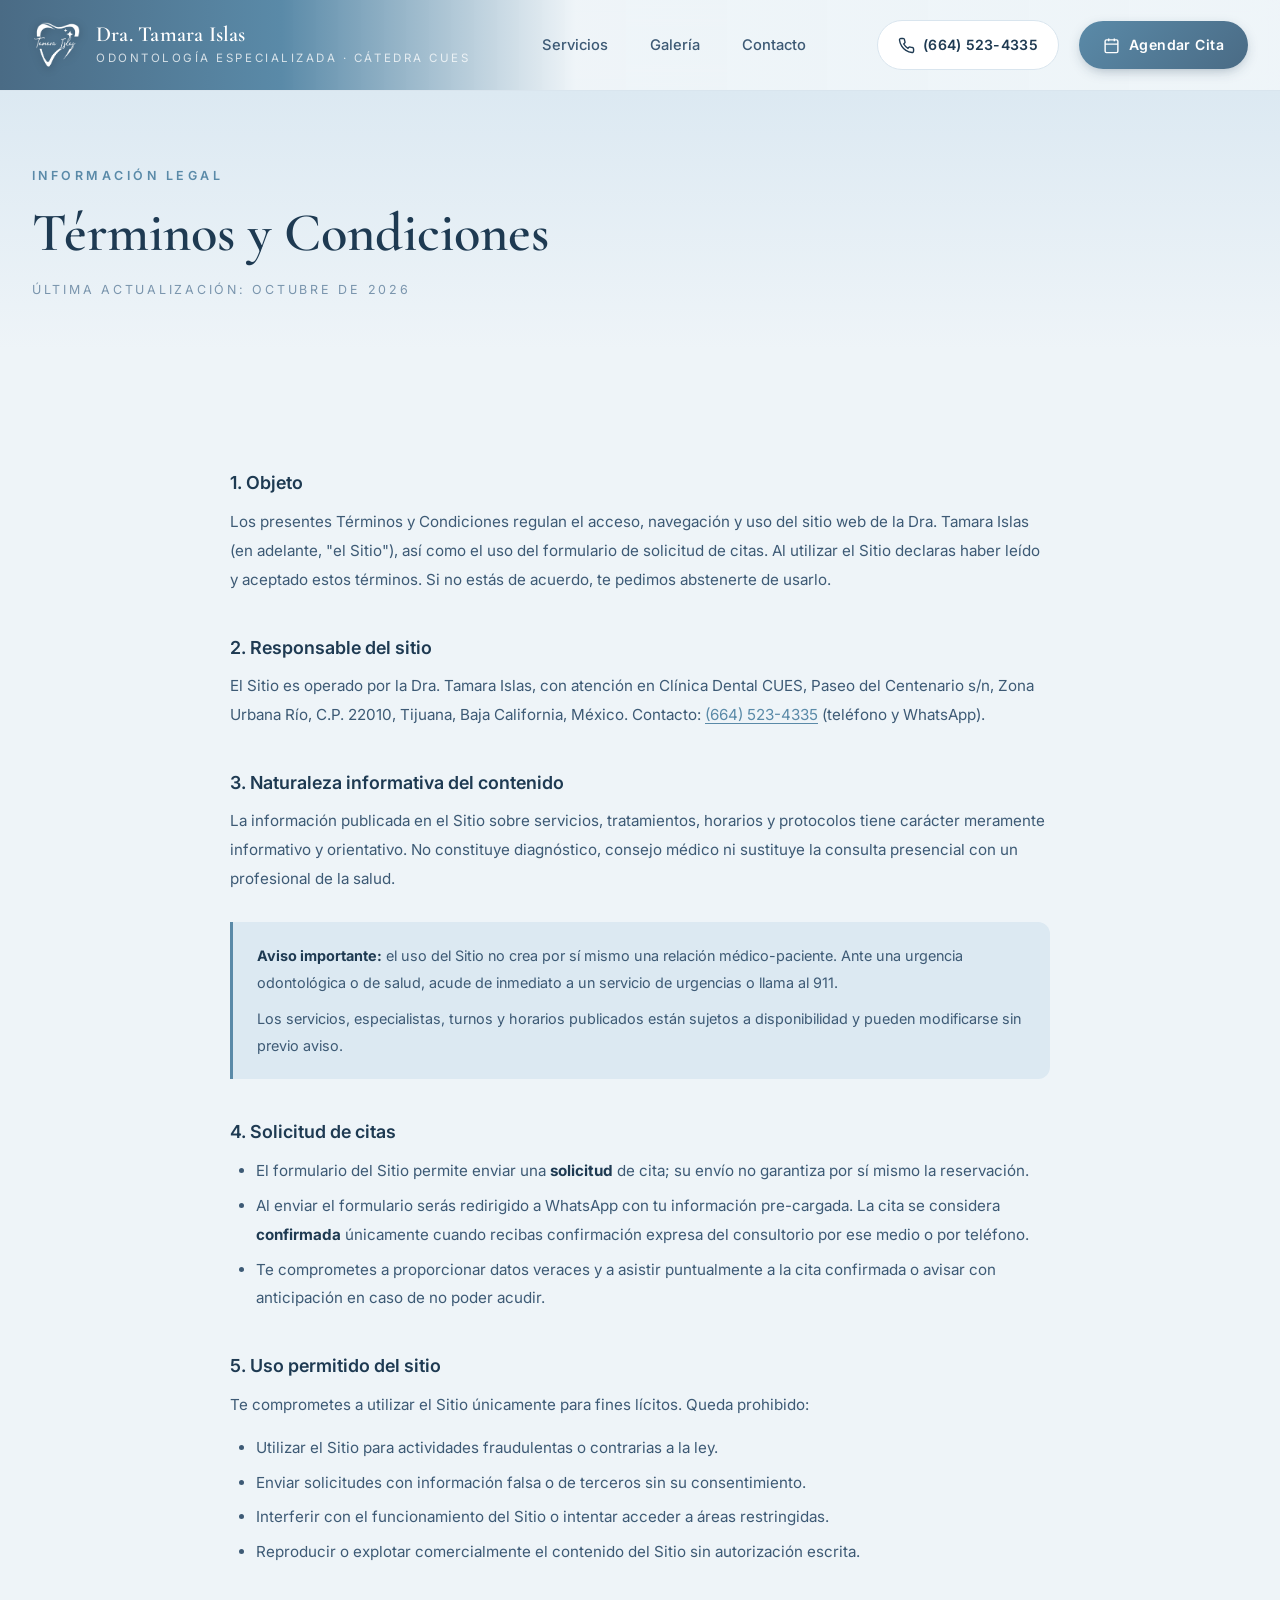
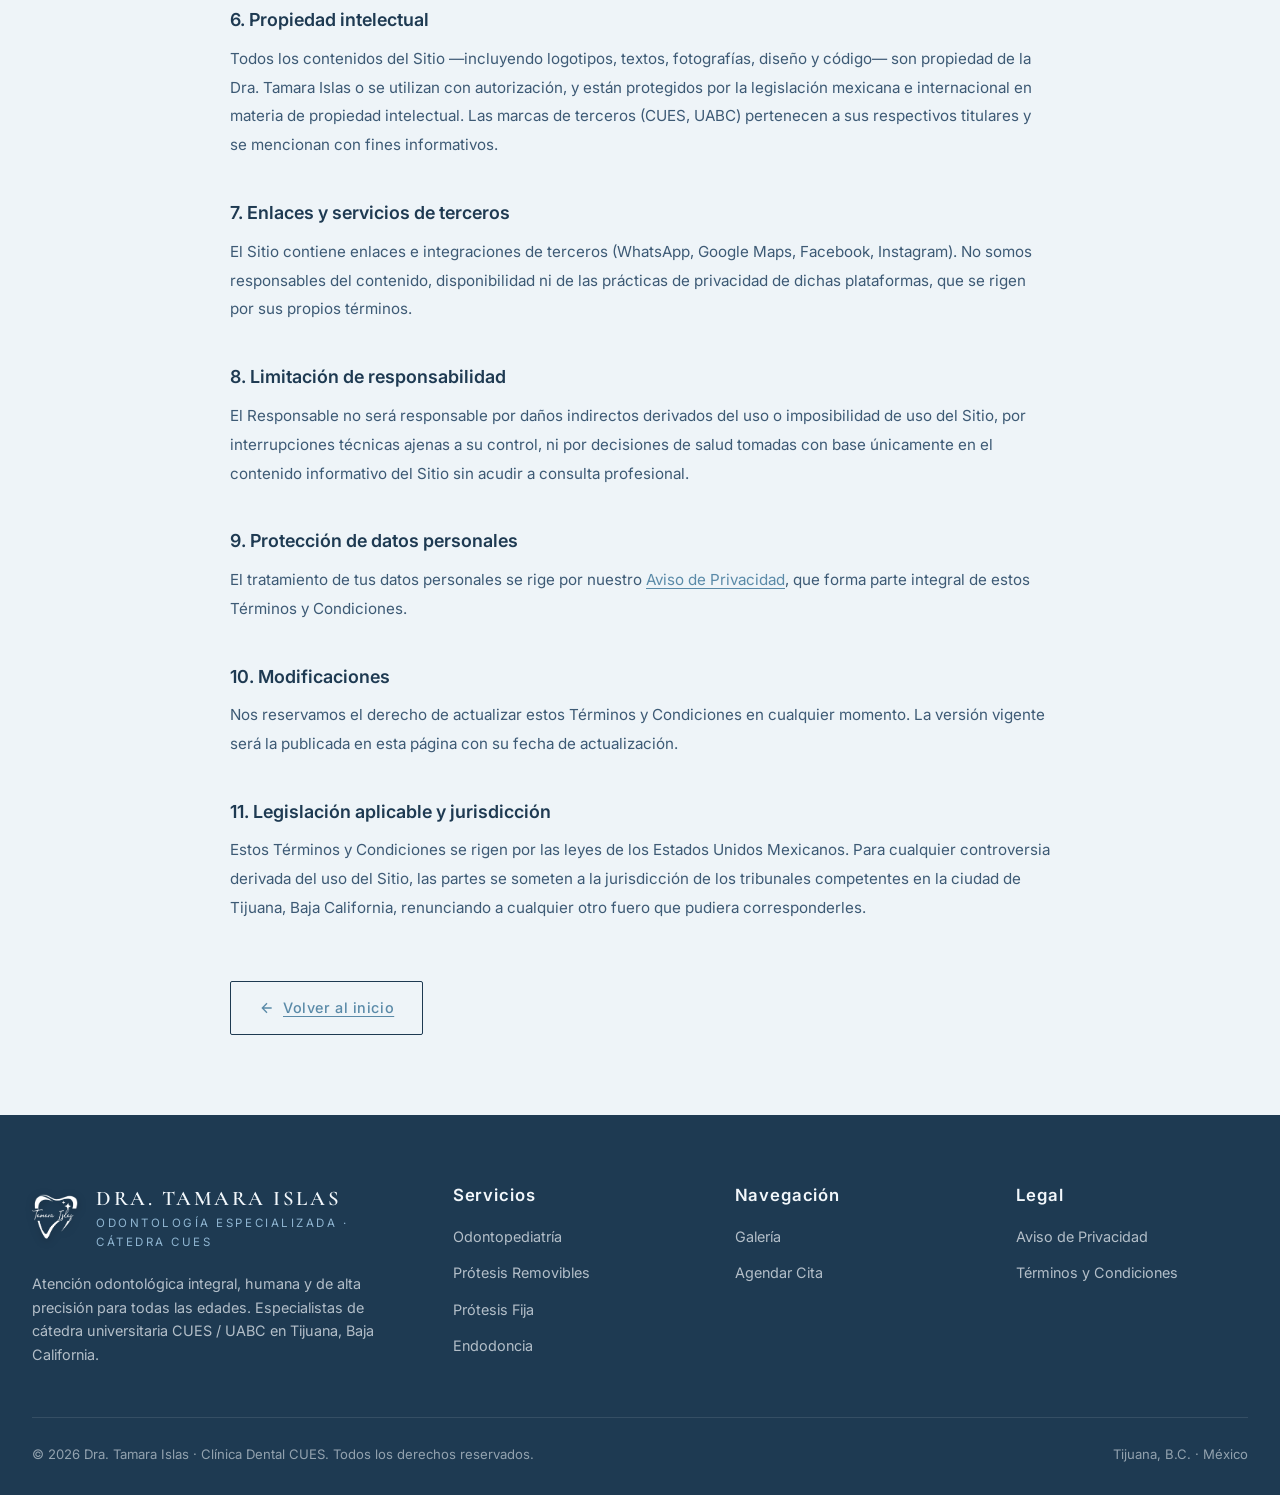
<file: terminos-y-condiciones.html>
<!DOCTYPE html>
<html lang="es">
<head>
<meta charset="UTF-8" />
<meta name="viewport" content="width=device-width, initial-scale=1.0" />
<link rel="icon" type="image/png" href="assets/logo-blanco-sin-fondo.png?v=2" />
<link rel="shortcut icon" href="assets/logo-blanco-sin-fondo.ico?v=2" />
<title>T&eacute;rminos y Condiciones | Dra. Tamara Islas</title>
<meta name="description" content="T&eacute;rminos y condiciones de uso del sitio web de la Dra. Tamara Islas y de su formulario de solicitud de citas." />
<meta name="robots" content="index, follow" />
<link rel="preconnect" href="https://fonts.googleapis.com" />
<link rel="preconnect" href="https://fonts.gstatic.com" crossorigin />
<link href="https://fonts.googleapis.com/css2?family=Cormorant+Garamond:wght@400;500;600;700&family=Inter:wght@300;400;500;600;700&display=swap" rel="stylesheet" />
<link rel="stylesheet" href="css/styles.css?v=6" />
</head>
<body>

<!-- Header -->
<header>
  <div class="container">
    <nav class="nav">
      <a href="index.html" class="brand">
        <span class="brand-mark">
          <img src="assets/logo-blanco-sin-fondo.png" alt="Logo Dra. Tamara Islas" />
        </span>
        <span class="brand-text">
          <h1>Dra. Tamara Islas</h1>
          <span>Odontolog&iacute;a Especializada &middot; C&aacute;tedra CUES</span>
        </span>
      </a>
      <div class="nav-links">
        <a href="index.html#servicios">Servicios</a>
        <a href="index.html#galeria">Galer&iacute;a</a>
        <a href="index.html#contacto">Contacto</a>
      </div>
      <div class="nav-cta">
        <a href="tel:+16645234335" class="btn-phone">
          <svg viewBox="0 0 24 24" fill="none" stroke="currentColor" stroke-width="2"><path d="M22 16.92v3a2 2 0 0 1-2.18 2 19.79 19.79 0 0 1-8.63-3.07 19.5 19.5 0 0 1-6-6 19.79 19.79 0 0 1-3.07-8.67A2 2 0 0 1 4.11 2h3a2 2 0 0 1 2 1.72c.13.96.36 1.9.7 2.81a2 2 0 0 1-.45 2.11L8.09 9.91a16 16 0 0 0 6 6l1.27-1.27a2 2 0 0 1 2.11-.45c.91.34 1.85.57 2.81.7A2 2 0 0 1 22 16.92z"/></svg>
          (664) 523-4335
        </a>
        <a href="index.html#contacto" class="btn-cta">
          <svg viewBox="0 0 24 24" fill="none" stroke="currentColor" stroke-width="2"><rect x="3" y="4" width="18" height="18" rx="2"/><path d="M16 2v4M8 2v4M3 10h18"/></svg>
          Agendar Cita
        </a>
      </div>
    </nav>
  </div>
</header>

<section class="legal-hero">
  <div class="container">
    <span class="eyebrow">Informaci&oacute;n Legal</span>
    <h1>T&eacute;rminos y Condiciones</h1>
    <p class="legal-updated">&Uacute;ltima actualizaci&oacute;n: octubre de 2026</p>
  </div>
</section>

<section class="section">
  <div class="container">
    <div class="legal-body">
      <h2>1. Objeto</h2>
      <p>
        Los presentes T&eacute;rminos y Condiciones regulan el acceso, navegaci&oacute;n y uso del sitio web de la
        Dra. Tamara Islas (en adelante, "el Sitio"), as&iacute; como el uso del formulario de solicitud de
        citas. Al utilizar el Sitio declaras haber le&iacute;do y aceptado estos t&eacute;rminos. Si no est&aacute;s de
        acuerdo, te pedimos abstenerte de usarlo.
      </p>

      <h2>2. Responsable del sitio</h2>
      <p>
        El Sitio es operado por la Dra. Tamara Islas, con atenci&oacute;n en Cl&iacute;nica Dental CUES, Paseo del
        Centenario s/n, Zona Urbana R&iacute;o, C.P. 22010, Tijuana, Baja California, M&eacute;xico. Contacto:
        <a href="tel:+16645234335">(664) 523-4335</a> (tel&eacute;fono y WhatsApp).
      </p>

      <h2>3. Naturaleza informativa del contenido</h2>
      <p>
        La informaci&oacute;n publicada en el Sitio sobre servicios, tratamientos, horarios y protocolos
        tiene car&aacute;cter meramente informativo y orientativo. No constituye diagn&oacute;stico, consejo
        m&eacute;dico ni sustituye la consulta presencial con un profesional de la salud.
      </p>
      <div class="legal-note">
        <p>
          <strong>Aviso importante:</strong> el uso del Sitio no crea por s&iacute; mismo una relaci&oacute;n
          m&eacute;dico-paciente. Ante una urgencia odontol&oacute;gica o de salud, acude de inmediato a un
          servicio de urgencias o llama al 911.
        </p>
        <p>
          Los servicios, especialistas, turnos y horarios publicados est&aacute;n sujetos a disponibilidad
          y pueden modificarse sin previo aviso.
        </p>
      </div>

      <h2>4. Solicitud de citas</h2>
      <ul>
        <li>El formulario del Sitio permite enviar una <strong>solicitud</strong> de cita; su env&iacute;o no garantiza por s&iacute; mismo la reservaci&oacute;n.</li>
        <li>Al enviar el formulario ser&aacute;s redirigido a WhatsApp con tu informaci&oacute;n pre-cargada. La cita se considera <strong>confirmada</strong> &uacute;nicamente cuando recibas confirmaci&oacute;n expresa del consultorio por ese medio o por tel&eacute;fono.</li>
        <li>Te comprometes a proporcionar datos veraces y a asistir puntualmente a la cita confirmada o avisar con anticipaci&oacute;n en caso de no poder acudir.</li>
      </ul>

      <h2>5. Uso permitido del sitio</h2>
      <p>Te comprometes a utilizar el Sitio &uacute;nicamente para fines l&iacute;citos. Queda prohibido:</p>
      <ul>
        <li>Utilizar el Sitio para actividades fraudulentas o contrarias a la ley.</li>
        <li>Enviar solicitudes con informaci&oacute;n falsa o de terceros sin su consentimiento.</li>
        <li>Interferir con el funcionamiento del Sitio o intentar acceder a &aacute;reas restringidas.</li>
        <li>Reproducir o explotar comercialmente el contenido del Sitio sin autorizaci&oacute;n escrita.</li>
      </ul>

      <h2>6. Propiedad intelectual</h2>
      <p>
        Todos los contenidos del Sitio &mdash;incluyendo logotipos, textos, fotograf&iacute;as, dise&ntilde;o y c&oacute;digo&mdash;
        son propiedad de la Dra. Tamara Islas o se utilizan con autorizaci&oacute;n, y est&aacute;n protegidos por
        la legislaci&oacute;n mexicana e internacional en materia de propiedad intelectual. Las marcas de
        terceros (CUES, UABC) pertenecen a sus respectivos titulares y se mencionan con fines
        informativos.
      </p>

      <h2>7. Enlaces y servicios de terceros</h2>
      <p>
        El Sitio contiene enlaces e integraciones de terceros (WhatsApp, Google Maps, Facebook,
        Instagram). No somos responsables del contenido, disponibilidad ni de las pr&aacute;cticas de
        privacidad de dichas plataformas, que se rigen por sus propios t&eacute;rminos.
      </p>

      <h2>8. Limitaci&oacute;n de responsabilidad</h2>
      <p>
        El Responsable no ser&aacute; responsable por da&ntilde;os indirectos derivados del uso o imposibilidad
        de uso del Sitio, por interrupciones t&eacute;cnicas ajenas a su control, ni por decisiones de
        salud tomadas con base &uacute;nicamente en el contenido informativo del Sitio sin acudir a
        consulta profesional.
      </p>

      <h2>9. Protecci&oacute;n de datos personales</h2>
      <p>
        El tratamiento de tus datos personales se rige por nuestro
        <a href="aviso-de-privacidad.html">Aviso de Privacidad</a>, que forma parte integral de
        estos T&eacute;rminos y Condiciones.
      </p>

      <h2>10. Modificaciones</h2>
      <p>
        Nos reservamos el derecho de actualizar estos T&eacute;rminos y Condiciones en cualquier momento.
        La versi&oacute;n vigente ser&aacute; la publicada en esta p&aacute;gina con su fecha de actualizaci&oacute;n.
      </p>

      <h2>11. Legislaci&oacute;n aplicable y jurisdicci&oacute;n</h2>
      <p>
        Estos T&eacute;rminos y Condiciones se rigen por las leyes de los Estados Unidos Mexicanos. Para
        cualquier controversia derivada del uso del Sitio, las partes se someten a la jurisdicci&oacute;n
        de los tribunales competentes en la ciudad de Tijuana, Baja California, renunciando a
        cualquier otro fuero que pudiera corresponderles.
      </p>

      <a href="index.html" class="legal-back">
        <svg width="16" height="16" viewBox="0 0 24 24" fill="none" stroke="currentColor" stroke-width="2"><path d="M19 12H5M12 19l-7-7 7-7"/></svg>
        Volver al inicio
      </a>
    </div>
  </div>
</section>
<!-- Footer -->
<footer>
  <div class="container">
    <div class="foot-grid">
      <div>
        <div class="foot-brand">
          <span class="brand-mark">
            <img src="assets/logo-blanco-sin-fondo.png" alt="Logo Dra. Tamara Islas" />
          </span>
          <span>
            <h3>Dra. Tamara Islas</h3>
            <span>Odontolog&iacute;a Especializada &middot; C&aacute;tedra CUES</span>
          </span>
        </div>
        <p class="foot-about">Atenci&oacute;n odontol&oacute;gica integral, humana y de alta precisi&oacute;n para todas las edades. Especialistas de c&aacute;tedra universitaria CUES / UABC en Tijuana, Baja California.</p>
      </div>
      <div class="foot-col">
        <h4>Servicios</h4>
        <ul>
          <li><a href="index.html#servicios">Odontopediatr&iacute;a</a></li>
          <li><a href="index.html#servicios">Pr&oacute;tesis Removibles</a></li>
          <li><a href="index.html#servicios">Pr&oacute;tesis Fija</a></li>
          <li><a href="index.html#servicios">Endodoncia</a></li>
        </ul>
      </div>
      <div class="foot-col">
        <h4>Navegaci&oacute;n</h4>
        <ul>
          <li><a href="index.html#galeria">Galer&iacute;a</a></li>
          <li><a href="index.html#contacto">Agendar Cita</a></li>
        </ul>
      </div>
      <div class="foot-col">
        <h4>Legal</h4>
        <ul>
          <li><a href="aviso-de-privacidad.html">Aviso de Privacidad</a></li>
          <li><a href="terminos-y-condiciones.html">T&eacute;rminos y Condiciones</a></li>
        </ul>
      </div>
    </div>
    <div class="foot-bottom">
      <span>&copy; 2026 Dra. Tamara Islas &middot; Cl&iacute;nica Dental CUES. Todos los derechos reservados.</span>
      <span>Tijuana, B.C. &middot; M&eacute;xico</span>
    </div>
  </div>
</footer>

</body>
</html>
</file>
<file: css/styles.css>
:root{
    --bg:#EEF4F8;
    --bg-soft:#F7FBFD;
    --cream:#F2F7FB;
    --nude:#DCE9F2;
    --nude-deep:#BFD4E5;
    --taupe:#7A95AD;
    --taupe-dark:#4A6B85;
    --ink:#1E3A52;
    --ink-soft:#3D5A75;
    --accent:#8FB5D1;
    --accent-deep:#5A8AA8;
    --line:#D9E5EE;
    --white:#FFFFFF;
    --shadow:0 18px 50px -20px rgba(30,58,82,.25);
    --shadow-sm:0 6px 20px -10px rgba(30,58,82,.18);
  }
  *{box-sizing:border-box;margin:0;padding:0}
  html{scroll-behavior:smooth}
  body{
    font-family:'Inter',system-ui,sans-serif;
    color:var(--ink);
    background:var(--bg);
    line-height:1.65;
    -webkit-font-smoothing:antialiased;
  }
  h1,h2,h3,h4{font-family:'Cormorant Garamond',serif;font-weight:600;line-height:1.2;color:var(--ink)}
  a{color:inherit;text-decoration:none}
  img{max-width:100%;display:block}
  .container{max-width:1280px;margin:0 auto;padding:0 32px}
  .section{padding:80px 0}
  .eyebrow{
    font-family:'Inter',sans-serif;
    font-size:.78rem;
    letter-spacing:.28em;
    text-transform:uppercase;
    color:var(--accent-deep);
    font-weight:600;
    margin-bottom:14px;
    display:inline-block;
  }
  .btn{
    display:inline-flex;align-items:center;gap:10px;
    padding:15px 30px;
    border-radius:2px;
    font-weight:500;
    font-size:.95rem;
    letter-spacing:.04em;
    transition:all .3s ease;
    cursor:pointer;
    border:none;
    font-family:'Inter',sans-serif;
  }
  .btn-primary{background:var(--ink);color:var(--cream)}
  .btn-primary:hover{background:var(--accent-deep);transform:translateY(-2px)}
  .btn-outline{background:transparent;color:var(--ink);border:1px solid var(--ink)}
  .btn-outline:hover{background:var(--ink);color:var(--cream)}
  .btn svg{width:18px;height:18px}

  /* Header */
  header{
    position:sticky;top:0;z-index:100;
    background:linear-gradient(90deg, var(--taupe-dark) 0%, var(--accent-deep) 22%, rgba(238,244,248,.95) 45%, rgba(238,244,248,.92) 100%);
    backdrop-filter:blur(12px);
    border-bottom:1px solid var(--line);
  }
  .nav{display:flex;align-items:center;justify-content:space-between;padding:20px 0;gap:30px}
  .brand{display:flex;align-items:center;gap:14px}
  .brand-mark{
    width:50px;height:50px;
    display:flex;align-items:center;justify-content:center;
    flex-shrink:0;
  }
  .brand-mark img{width:46px;height:46px;object-fit:contain;filter:brightness(0) invert(1) drop-shadow(0 2px 4px rgba(0,0,0,.25))}
  .brand-text h1{font-size:1.35rem;font-weight:600;letter-spacing:.01em;color:#fff}
  .brand-text span{font-size:.72rem;letter-spacing:.22em;text-transform:uppercase;color:rgba(255,255,255,.75);display:block;margin-top:2px}
  .nav-links{display:flex;gap:42px;align-items:center}
  .nav-links a{font-size:.92rem;color:var(--ink-soft);font-weight:500;transition:color .2s;position:relative}
  .nav-links a:hover{color:var(--accent-deep)}
  .nav-cta{display:flex;gap:20px;align-items:center}
  .btn-phone{
    display:inline-flex;align-items:center;gap:8px;
    padding:12px 20px;border-radius:40px;
    background:var(--white);color:var(--ink);
    border:1px solid var(--line);
    font-weight:600;font-size:.88rem;letter-spacing:.02em;
    transition:all .3s ease;font-family:'Inter',sans-serif;
    white-space:nowrap;
  }
  .btn-phone:hover{border-color:var(--accent-deep);color:var(--accent-deep);transform:translateY(-2px);box-shadow:var(--shadow-sm)}
  .btn-phone svg{width:17px;height:17px}
  .btn-cta{
    display:inline-flex;align-items:center;gap:9px;
    padding:12px 24px;border-radius:40px;
    background:linear-gradient(135deg,var(--accent-deep),var(--taupe-dark));
    color:#fff;font-weight:600;font-size:.88rem;letter-spacing:.03em;
    transition:all .3s ease;font-family:'Inter',sans-serif;
    box-shadow:0 4px 14px -4px rgba(30,58,82,.4);
    white-space:nowrap;
  }
  .btn-cta:hover{transform:translateY(-2px);box-shadow:0 8px 22px -4px rgba(30,58,82,.5);background:linear-gradient(135deg,var(--taupe-dark),var(--ink))}
  .btn-cta svg{width:17px;height:17px}
  .menu-toggle{display:none;background:none;border:none;cursor:pointer;color:var(--ink)}
  .menu-toggle svg{width:26px;height:26px}
  @media(max-width:980px){
    .menu-toggle{color:var(--ink)}
  }

  /* Hero */
  .hero{
    position:relative;
    padding:90px 0 80px;
    background:
      linear-gradient(120deg, rgba(238,244,248,.94) 0%, rgba(242,247,251,.82) 45%, rgba(191,212,229,.55) 100%),
      url('https://images.unsplash.com/photo-1629909613654-28e377c37b09?auto=format&fit=crop&w=1600&q=80') center/cover no-repeat,
      var(--bg);
    overflow:hidden;
  }
  .hero::after{
    content:"";position:absolute;inset:0;
    background:radial-gradient(ellipse at bottom left, rgba(191,212,229,.25), transparent 55%);
    pointer-events:none;
  }
  .hero-grid{display:grid;grid-template-columns:1.1fr .9fr;gap:60px;align-items:center;position:relative;z-index:2}
  .hero h1{font-size:3rem;margin-bottom:20px}
  .hero h1 em{font-style:italic;color:var(--accent-deep);font-weight:500}
  .hero p.lead{font-size:1.05rem;color:var(--ink-soft);max-width:540px;margin-bottom:30px}
  .hero-cta{display:flex;gap:14px;flex-wrap:wrap;margin-bottom:40px}
  .hero-meta{display:flex;gap:36px;flex-wrap:wrap;padding-top:24px;border-top:1px solid var(--line)}
  .hero-meta-item{display:flex;align-items:center;gap:12px}
  .hero-meta-item .ic{width:40px;height:40px;border-radius:50%;background:var(--cream);display:flex;align-items:center;justify-content:center;color:var(--accent-deep);border:1px solid var(--line)}
  .hero-meta-item .ic svg{width:20px;height:20px}
  .hero-meta-item small{display:block;font-size:.74rem;letter-spacing:.16em;text-transform:uppercase;color:var(--taupe);margin-bottom:2px}
  .hero-meta-item strong{font-size:.96rem;font-weight:600;color:var(--ink)}

  .hero-visual{position:relative}
  .hero-deco{
    position:absolute;width:280px;height:280px;border-radius:50%;
    background:radial-gradient(circle,var(--nude) 0%,transparent 70%);
    top:-60px;right:-80px;z-index:0;opacity:.5;
  }
  .hero-deco-2{
    position:absolute;width:200px;height:200px;border-radius:50%;
    background:radial-gradient(circle,var(--nude-deep) 0%,transparent 70%);
    bottom:-40px;left:-60px;z-index:0;opacity:.4;
  }
  .hero-card{
    position:relative;z-index:1;
    border-radius:16px;
    box-shadow:0 30px 70px -25px rgba(30,58,82,.35),0 10px 30px -10px rgba(30,58,82,.15);
    overflow:hidden;
  }
  .hero-card-photo{
    height:680px;
    background-image:url('../assets/dr.islas.jpg');
    background-size:cover;
    background-position:top center;
    background-repeat:no-repeat;
    position:relative;
  }
  .hero-card-photo::before{
    content:"";position:absolute;inset:0;
    background:linear-gradient(180deg, rgba(30,58,82,.25) 0%, transparent 25%, transparent 55%, rgba(30,58,82,.85) 100%);
    z-index:1;
  }
  .hero-card-badge-top{
    position:absolute;top:22px;left:22px;z-index:3;
    display:inline-flex;align-items:center;gap:8px;
    background:rgba(255,255,255,.92);padding:8px 16px;border-radius:40px;
    font-size:.7rem;letter-spacing:.16em;text-transform:uppercase;font-weight:700;
    color:var(--accent-deep);backdrop-filter:blur(8px);
    box-shadow:0 4px 14px -4px rgba(30,58,82,.2);
  }
  .hero-card-badge-top svg{width:14px;height:14px}
  .hero-card-badge-top .dot{width:7px;height:7px;border-radius:50%;background:#3bbd5e;box-shadow:0 0 0 3px rgba(59,189,94,.25);animation:dotPulse 2s ease-out infinite}
  @keyframes dotPulse{0%{box-shadow:0 0 0 0 rgba(59,189,94,.4)}70%{box-shadow:0 0 0 8px rgba(59,189,94,0)}100%{box-shadow:0 0 0 0 rgba(59,189,94,0)}}
  .hero-card-cred{
    position:absolute;bottom:0;left:0;right:0;z-index:3;
    padding:28px 28px 30px;
    background:linear-gradient(180deg, transparent 0%, rgba(30,58,82,.6) 30%, rgba(30,58,82,.92) 100%);
    display:flex;align-items:center;gap:18px;
  }
  .hero-card-cred .avatar{
    width:64px;height:64px;border-radius:50%;flex-shrink:0;
    background-image:url('../assets/dr.islas.jpg');
    background-size:cover;background-position:center 20%;
    border:3px solid rgba(255,255,255,.9);
    box-shadow:0 4px 14px -4px rgba(0,0,0,.3);
  }
  .hero-card-cred .info{display:flex;flex-direction:column;gap:3px;line-height:1.3}
  .hero-card-cred .info strong{font-family:'Cormorant Garamond',serif;font-size:1.5rem;color:#fff;font-weight:600}
  .hero-card-cred .info .role{font-size:.76rem;letter-spacing:.12em;text-transform:uppercase;color:var(--accent);font-weight:600}
  .hero-card-cred .info .meta{display:flex;align-items:center;gap:6px;margin-top:4px;font-size:.78rem;color:rgba(255,255,255,.7)}
  .hero-card-cred .info .meta svg{width:13px;height:13px;color:var(--accent)}
  .hero-card-cred .divider{width:1px;height:42px;background:rgba(255,255,255,.2);flex-shrink:0}
  .hero-card-cred .exp{text-align:center;flex-shrink:0}
  .hero-card-cred .exp .uabc-logo{
    width:64px;height:64px;border-radius:50%;
    background:transparent;padding:0;object-fit:contain;
    box-shadow:none;
    margin:0 auto;
    filter:brightness(0) invert(1);
  }
  .hero-card-cred .exp .num{font-family:'Cormorant Garamond',serif;font-size:1.6rem;color:#fff;font-weight:600;line-height:1}
  .hero-card-cred .exp .lbl{font-size:.62rem;letter-spacing:.14em;text-transform:uppercase;color:rgba(255,255,255,.6);margin-top:3px}

  /* Section header */
  .sec-head{text-align:center;max-width:640px;margin:0 auto 50px}
  .sec-head h2{font-size:2.2rem;margin-bottom:16px}
  .sec-head p{color:var(--ink-soft);font-size:1rem}

  /* Value strip */
  .value-strip{background:var(--cream);border-top:1px solid var(--line);border-bottom:1px solid var(--line);padding:50px 0}
  .value-grid{display:grid;grid-template-columns:repeat(3,1fr);gap:32px}
  .value-item{display:flex;flex-direction:column;gap:14px}
  .value-item .ic{width:46px;height:46px;border-radius:50%;background:var(--white);border:1px solid var(--line);display:flex;align-items:center;justify-content:center;color:var(--accent-deep)}
  .value-item .ic svg{width:22px;height:22px}
  .value-item h4{font-size:1.15rem}
  .value-item p{font-size:.88rem;color:var(--ink-soft)}

  /* Services */
  .services{background:var(--bg-soft)}
  .svc-grid{display:grid;grid-template-columns:repeat(3,1fr);gap:28px}
  .svc-card{
    background:var(--white);
    border:1px solid var(--line);
    border-radius:6px;
    transition:all .35s ease;
    display:flex;flex-direction:column;
    overflow:hidden;
  }
  .svc-card:hover{transform:translateY(-6px);box-shadow:var(--shadow);border-color:var(--nude-deep)}
  .svc-img{
    height:160px;
    background-size:cover;background-position:center;
    position:relative;
  }
  .svc-img::after{
    content:"";position:absolute;inset:0;
    background:linear-gradient(180deg, rgba(30,58,82,.05) 0%, rgba(30,58,82,.45) 100%);
  }
  .svc-ic{
    width:48px;height:48px;border-radius:50%;
    background:var(--white);
    display:flex;align-items:center;justify-content:center;
    color:var(--accent-deep);
    margin:-24px 0 16px 22px;
    position:relative;z-index:2;
    box-shadow:var(--shadow-sm);
    border:1px solid var(--line);
  }
  .svc-ic svg{width:24px;height:24px}
  .svc-body{padding:0 24px 26px;display:flex;flex-direction:column;flex-grow:1}
  .svc-card h3{font-size:1.35rem;margin-bottom:6px}
  .svc-card .age{font-size:.74rem;letter-spacing:.18em;text-transform:uppercase;color:var(--accent-deep);font-weight:600;margin-bottom:14px;display:block}
  .svc-card p{font-size:.92rem;color:var(--ink-soft);margin-bottom:22px;flex-grow:1}
  .svc-hours{
    border-top:1px solid var(--line);padding-top:18px;
    display:flex;align-items:flex-start;gap:10px;font-size:.88rem;color:var(--ink-soft);
  }
  .svc-hours svg{width:18px;height:18px;color:var(--accent-deep);flex-shrink:0;margin-top:3px}
  .svc-hours strong{display:block;color:var(--ink);font-weight:600;margin-bottom:2px;font-size:.78rem;letter-spacing:.12em;text-transform:uppercase}
  .svc-card.featured{background:linear-gradient(135deg,var(--nude),var(--nude-deep));border-color:var(--nude-deep)}
  .svc-card.featured .svc-img::after{background:linear-gradient(180deg, rgba(30,58,82,.1) 0%, rgba(30,58,82,.5) 100%)}
  .svc-card.featured .svc-ic{background:var(--white)}

  /* Service reserve button */
  .svc-reserve{
    display:flex;align-items:center;justify-content:center;gap:8px;
    margin-top:18px;padding:11px 20px;
    background:linear-gradient(135deg,var(--accent-deep),var(--taupe-dark));
    color:#fff;border-radius:40px;
    font-size:.84rem;font-weight:600;letter-spacing:.03em;
    transition:all .3s ease;font-family:'Inter',sans-serif;
    box-shadow:0 4px 14px -4px rgba(30,58,82,.4);
    text-align:center;
  }
  .svc-reserve:hover{transform:translateY(-2px);box-shadow:0 8px 22px -4px rgba(30,58,82,.5);background:linear-gradient(135deg,var(--taupe-dark),var(--ink))}
  .svc-reserve::before{content:"";width:16px;height:16px;background:url("data:image/svg+xml,%3Csvg xmlns='http://www.w3.org/2000/svg' viewBox='0 0 24 24' fill='none' stroke='white' stroke-width='2'%3E%3Crect x='3' y='4' width='18' height='18' rx='2'/%3E%3Cpath d='M16 2v4M8 2v4M3 10h18'/%3E%3C/svg%3E") center/contain no-repeat}

  /* Service coming soon */
  .svc-soon{opacity:.7}
  .svc-soon .svc-img{filter:grayscale(.6)}
  .svc-soon-badge{
    display:inline-flex;align-items:center;gap:6px;
    margin-top:18px;padding:9px 20px;
    background:var(--cream);color:var(--taupe-dark);
    border:1px dashed var(--taupe);border-radius:40px;
    font-size:.76rem;font-weight:700;letter-spacing:.12em;text-transform:uppercase;
    font-family:'Inter',sans-serif;text-align:center;
  }
  .svc-soon-badge::before{content:"";width:12px;height:12px;background:url("data:image/svg+xml,%3Csvg xmlns='http://www.w3.org/2000/svg' viewBox='0 0 24 24' fill='none' stroke='%237A95AD' stroke-width='2'%3E%3Ccircle cx='12' cy='12' r='10'/%3E%3Cpath d='M12 6v6l4 2'/%3E%3C/svg%3E") center/contain no-repeat}

  /* CTA Banner */
  .cta-banner{
    background:linear-gradient(135deg,var(--nude) 0%,var(--nude-deep) 100%);
    padding:0;
    position:relative;overflow:hidden;
  }
  .cta-banner-inner{
    display:grid;grid-template-columns:1fr 1fr;
    align-items:stretch;
    min-height:380px;
  }
  .cta-banner-img{
    background-image:url('https://images.unsplash.com/photo-1588776814546-1ffcf47267a5?auto=format&fit=crop&w=900&q=80');
    background-size:cover;background-position:center;
    position:relative;
  }
  .cta-banner-img::after{
    content:"";position:absolute;inset:0;
    background:linear-gradient(90deg, transparent 70%, var(--nude-deep) 100%);
  }
  .cta-banner-content{
    padding:60px 60px;
    display:flex;flex-direction:column;justify-content:center;
  }
  .cta-banner-content .badge{
    display:inline-flex;align-items:center;gap:8px;
    background:var(--white);color:var(--accent-deep);
    padding:7px 16px;border-radius:40px;
    font-size:.74rem;letter-spacing:.16em;text-transform:uppercase;font-weight:600;
    margin-bottom:20px;width:fit-content;
  }
  .cta-banner-content h2{font-size:2.4rem;margin-bottom:14px}
  .cta-banner-content .price{font-family:'Cormorant Garamond',serif;font-size:3.2rem;color:var(--accent-deep);font-weight:600;line-height:1;margin-bottom:20px}
  .cta-banner-content .price small{font-size:1rem;color:var(--taupe-dark);font-weight:400;letter-spacing:.05em}
  .cta-banner-content ul{list-style:none;margin-bottom:28px;display:flex;flex-direction:column;gap:10px}
  .cta-banner-content ul li{display:flex;align-items:flex-start;gap:12px;font-size:.95rem;color:var(--ink-soft)}
  .cta-banner-content ul li svg{width:18px;height:18px;color:var(--accent-deep);flex-shrink:0;margin-top:4px}

  /* Gallery */
  .gallery{background:var(--bg)}
  .gal-grid{display:grid;grid-template-columns:repeat(4,1fr);gap:22px}
  .gal-item{
    border-radius:6px;overflow:hidden;
    aspect-ratio:1/1;
    background-size:cover;background-position:center;
    transition:transform .4s ease;
    position:relative;
  }
  .gal-item:hover{transform:scale(1.03)}
  .gal-item.tall{grid-row:span 2;aspect-ratio:1/2}
  .gal-item::after{
    content:"";position:absolute;inset:0;
    background:linear-gradient(180deg, transparent 60%, rgba(30,58,82,.4) 100%);
    opacity:0;transition:opacity .3s;
  }
  .gal-item:hover::after{opacity:1}

  /* Facilities */
  .facilities{background:var(--bg-soft)}
  .fac-grid{display:grid;grid-template-columns:1fr 1fr;gap:80px;align-items:center}
  .fac-list{display:grid;grid-template-columns:1fr 1fr;gap:30px;margin-top:40px}
  .fac-item{display:flex;gap:14px;align-items:flex-start}
  .fac-item .ic{width:44px;height:44px;border-radius:50%;background:var(--cream);border:1px solid var(--line);display:flex;align-items:center;justify-content:center;color:var(--accent-deep);flex-shrink:0}
  .fac-item .ic svg{width:22px;height:22px}
  .fac-item h4{font-size:1.1rem;margin-bottom:4px}
  .fac-item p{font-size:.85rem;color:var(--ink-soft)}
  .fac-visual{
    border-radius:8px;
    position:relative;overflow:hidden;
    min-height:480px;
    background-image:url('https://images.unsplash.com/photo-1588776814546-1ffcf47267a5?auto=format&fit=crop&w=900&q=80');
    background-size:cover;background-position:center;
    display:flex;flex-direction:column;justify-content:flex-end;
  }
  .fac-visual::before{
    content:"";position:absolute;inset:0;
    background:linear-gradient(180deg, rgba(30,58,82,.1) 0%, rgba(30,58,82,.75) 100%);
  }
  .fac-visual .quote{position:relative;font-family:'Cormorant Garamond',serif;font-size:1.6rem;font-style:italic;line-height:1.4;max-width:380px;color:var(--cream);padding:0 40px 20px}
  .fac-visual .quote::before{content:"";display:block;width:40px;height:2px;background:var(--accent);margin-bottom:20px}
  .fac-visual .author{position:relative;font-size:.8rem;letter-spacing:.18em;text-transform:uppercase;color:var(--accent);font-weight:600;padding:0 40px 40px}

  /* Tourism */
  .tourism{
    background:linear-gradient(135deg,var(--ink) 0%,var(--taupe-dark) 100%);
    color:var(--cream);
    position:relative;overflow:hidden;
  }
  .tourism::before{
    content:"";position:absolute;inset:0;
    background:url('https://images.unsplash.com/photo-1581056771107-24ca5f033842?auto=format&fit=crop&w=1400&q=80') center/cover no-repeat;
    opacity:.12;
  }
  .tourism .container{position:relative;z-index:2}
  .tourism .eyebrow{color:var(--accent)}
  .tourism h2{color:var(--cream)}
  .tourism .sec-head p{color:rgba(242,247,251,.78)}
  .tourism-grid{display:grid;grid-template-columns:1.3fr .7fr;gap:80px;align-items:center}
  .tourism-features{display:flex;flex-direction:column;gap:22px;margin-top:30px}
  .tourism-feat{display:flex;gap:16px;align-items:flex-start;padding:22px;background:rgba(255,255,255,.04);border:1px solid rgba(255,255,255,.1);border-radius:6px}
  .tourism-feat .ic{width:46px;height:46px;border-radius:50%;background:rgba(143,181,209,.18);display:flex;align-items:center;justify-content:center;color:var(--accent);flex-shrink:0}
  .tourism-feat .ic svg{width:24px;height:24px}
  .tourism-feat h4{color:var(--cream);font-size:1.2rem;margin-bottom:4px}
  .tourism-feat p{font-size:.88rem;color:rgba(242,247,251,.7)}
  .tourism-badge{
    background:var(--cream);color:var(--ink);
    border-radius:8px;overflow:hidden;
  }
  .tourism-badge-img{
    height:200px;
    background-image:url('https://images.unsplash.com/photo-1606811971618-4486d14f3f99?auto=format&fit=crop&w=700&q=80');
    background-size:cover;background-position:center;
  }
  .tourism-badge-body{padding:36px 32px;text-align:center}
  .tourism-badge .flag{display:flex;justify-content:center;gap:14px;margin-bottom:22px}
  .tourism-badge .flag span{font-size:1.5rem;font-weight:600;font-family:'Cormorant Garamond',serif}
  .tourism-badge h3{font-size:1.7rem;margin-bottom:10px}
  .tourism-badge p{color:var(--ink-soft);font-size:.92rem;margin-bottom:24px}
  .tourism-badge .btn{width:100%;justify-content:center}

  /* Contact */
  .contact{background:var(--bg-soft)}
  .contact-grid{display:grid;grid-template-columns:1fr 1fr;gap:50px}
  .contact-info{display:flex;flex-direction:column;gap:16px}
  .contact-blocks{display:grid;grid-template-columns:1fr 1fr;gap:14px}
  .contact-block{padding:20px;background:var(--white);border:1px solid var(--line);border-radius:6px;display:flex;gap:14px;align-items:flex-start}
  .contact-block .ic{width:38px;height:38px;border-radius:50%;background:linear-gradient(135deg,var(--nude),var(--nude-deep));display:flex;align-items:center;justify-content:center;color:var(--ink);flex-shrink:0}
  .contact-block .ic svg{width:20px;height:20px}
  .contact-block h4{font-size:1rem;margin-bottom:4px}
  .contact-block p{font-size:.85rem;color:var(--ink-soft);line-height:1.5}
  .contact-block a{color:var(--accent-deep);font-weight:600;font-size:.88rem}
  .contact-block a:hover{text-decoration:underline}
  .contact-block.full{grid-column:span 2}
  .wa-pill{
    display:inline-flex;align-items:center;gap:8px;
    background:#3D5A75;color:var(--cream);
    padding:9px 18px;border-radius:40px;
    font-size:.84rem;font-weight:500;margin-top:6px;
    transition:background .2s;
  }
  .wa-pill:hover{background:var(--accent-deep)}
  .wa-pill svg{width:16px;height:16px}

  .map-wrap{
    background:var(--white);border:1px solid var(--line);border-radius:6px;
    overflow:hidden;min-height:300px;
    display:flex;align-items:center;justify-content:center;
    position:relative;
  }
  .map-wrap iframe{width:100%;height:100%;min-height:300px;border:0;display:block}

  /* Reservation form */
  .res-form{
    background:var(--white);border:1px solid var(--line);border-radius:6px;
    padding:24px;margin-top:4px;
  }
  .res-form h4{font-size:1.2rem;margin-bottom:4px}
  .res-form .res-sub{font-size:.84rem;color:var(--ink-soft);margin-bottom:18px}
  .form-row{display:grid;grid-template-columns:1fr 1fr;gap:14px;margin-bottom:14px}
  .form-field{display:flex;flex-direction:column;gap:5px}
  .form-field.full{grid-column:span 2}
  .form-field label{font-size:.72rem;letter-spacing:.1em;text-transform:uppercase;color:var(--taupe);font-weight:600}
  .form-field input,.form-field select,.form-field textarea{
    padding:10px 12px;border:1px solid var(--line);border-radius:4px;
    font-family:'Inter',sans-serif;font-size:.88rem;color:var(--ink);
    background:var(--cream);transition:border .2s,box-shadow .2s;
  }
  .form-field input:focus,.form-field select:focus,.form-field textarea:focus{
    outline:none;border-color:var(--accent-deep);box-shadow:0 0 0 3px rgba(90,138,168,.12);
    background:var(--white);
  }
  .form-field textarea{resize:vertical;min-height:64px}
  .res-form .btn{width:100%;justify-content:center;margin-top:4px;padding:12px 24px}
  .res-note{font-size:.74rem;color:var(--taupe);text-align:center;margin-top:12px;line-height:1.5}

  /* Social */
  .social-row{display:flex;gap:12px;margin-top:22px;flex-wrap:wrap}
  .social-btn{
    width:44px;height:44px;border-radius:50%;
    display:flex;align-items:center;justify-content:center;
    color:var(--cream);background:rgba(255,255,255,.08);
    border:1px solid rgba(255,255,255,.12);
    transition:all .3s ease;
  }
  .social-btn:hover{transform:translateY(-3px);color:var(--white)}
  .social-btn svg{width:20px;height:20px}
  .social-btn.wa:hover{background:#25D366;border-color:#25D366}
  .social-btn.fb:hover{background:#1877F2;border-color:#1877F2}
  .social-btn.ig:hover{background:linear-gradient(45deg,#F58529,#DD2A7B,#8134AF,#515BD4);border-color:#DD2A7B}
  .social-btn.tk:hover{background:#010101;border-color:#010101}
  .social-btn.yt:hover{background:#FF0000;border-color:#FF0000}

  /* Floating WhatsApp */
  .wa-float{
    position:fixed;bottom:26px;right:26px;z-index:200;
    width:58px;height:58px;border-radius:50%;
    background:#25D366;color:#fff;
    display:flex;align-items:center;justify-content:center;
    box-shadow:0 8px 28px -6px rgba(37,211,102,.5);
    transition:transform .3s ease,box-shadow .3s ease;
  }
  .wa-float:hover{transform:scale(1.08);box-shadow:0 12px 36px -6px rgba(37,211,102,.65)}
  .wa-float svg{width:30px;height:30px}
  .wa-float::before{
    content:"";position:absolute;inset:0;border-radius:50%;
    background:#25D366;opacity:.4;animation:waPulse 2.4s ease-out infinite;z-index:-1;
  }
  @keyframes waPulse{
    0%{transform:scale(1);opacity:.4}
    70%{transform:scale(1.6);opacity:0}
    100%{transform:scale(1.6);opacity:0}
  }

  /* Footer */
  footer{background:var(--ink);color:var(--cream);padding:70px 0 30px}
  .foot-grid{display:grid;grid-template-columns:1.6fr 1fr 1fr 1fr;gap:50px;margin-bottom:50px}
  .foot-brand{display:flex;align-items:center;gap:14px;margin-bottom:20px}
  .foot-brand .brand-mark{width:50px;height:50px;background:transparent;box-shadow:none}
  .foot-brand .brand-mark img{width:46px;height:46px;filter:brightness(0) invert(1) drop-shadow(0 2px 4px rgba(0,0,0,.25))}
  .foot-brand h3{color:var(--cream);font-size:1.3rem}
  .foot-brand span{font-size:.72rem;letter-spacing:.22em;text-transform:uppercase;color:var(--accent);display:block;margin-top:2px}
  .foot-about{color:rgba(242,247,251,.7);font-size:.9rem;max-width:380px}
  .foot-col h4{color:var(--cream);font-size:1.05rem;margin-bottom:18px;font-family:'Inter',sans-serif;font-weight:600;letter-spacing:.05em}
  .foot-col ul{list-style:none;display:flex;flex-direction:column;gap:10px}
  .foot-col ul li a{color:rgba(242,247,251,.7);font-size:.9rem;transition:color .2s}
  .foot-col ul li a:hover{color:var(--accent)}
  .foot-bottom{border-top:1px solid rgba(255,255,255,.1);padding-top:26px;display:flex;justify-content:space-between;align-items:center;flex-wrap:wrap;gap:14px;font-size:.82rem;color:rgba(242,247,251,.55)}

  /* Reveal */
  .reveal{opacity:0;transform:translateY(28px);transition:opacity .8s ease,transform .8s ease}
  .reveal.in{opacity:1;transform:none}

  /* Responsive */
  @media(min-width:1440px){
    .container{max-width:1360px;padding:0 48px}
    .hero h1{font-size:3.4rem}
    .hero-card-photo{height:720px}
  }
  @media(max-width:1080px){
    .hero h1{font-size:3.2rem}
    .hero-grid{gap:60px}
    .gal-grid{grid-template-columns:repeat(3,1fr)}
    .fac-grid,.tourism-grid{gap:60px}
  }
  @media(max-width:980px){
    header{
      background:var(--taupe-dark);
      background-image:none;
    }
    .brand-text h1{color:#fff}
    .brand-text span{color:rgba(255,255,255,.75)}
    .menu-toggle{color:#fff}
    .btn-cta{
      background:#fff;color:var(--ink);
      box-shadow:0 2px 10px -2px rgba(0,0,0,.3);
    }
    .btn-cta:hover{background:var(--cream)}
    .hero-grid,.fac-grid,.tourism-grid,.contact-grid{grid-template-columns:1fr;gap:40px}
    .svc-grid{grid-template-columns:repeat(2,1fr)}
    .value-grid{grid-template-columns:repeat(2,1fr)}
    .contact-blocks{grid-template-columns:1fr 1fr;gap:12px}
    .hero h1{font-size:2.6rem}
    .hero{padding:80px 0 80px}
    .container{padding:0 24px}
    .nav{padding:16px 0;gap:16px}
    .nav-links{display:none;position:absolute;top:100%;left:0;right:0;background:var(--bg-soft);flex-direction:column;padding:24px;gap:18px;border-bottom:1px solid var(--line);box-shadow:var(--shadow-sm)}
    .nav-links.open{display:flex}
    .menu-toggle{display:block}
    .nav-cta .btn-outline{display:none}
    .btn-phone{display:none}
    .btn-cta{padding:10px 18px;font-size:.82rem}
    .btn-cta svg{width:15px;height:15px}
    .foot-grid{grid-template-columns:1fr 1fr;gap:34px}
    .fac-list{grid-template-columns:1fr 1fr;gap:20px}
    .fac-visual{min-height:380px}
    .gal-grid{grid-template-columns:repeat(3,1fr)}
    .gal-item.tall{grid-row:span 1;aspect-ratio:1/1}
    .form-row{grid-template-columns:1fr}
    .form-field.full{grid-column:span 1}
    .cta-banner-inner{grid-template-columns:1fr}
    .cta-banner-img{height:240px}
    .cta-banner-img::after{background:linear-gradient(180deg, transparent 60%, var(--nude-deep) 100%)}
    .cta-banner-content{padding:44px 36px}
    .hero-meta{gap:20px}
    .hero-meta-item{flex:1 1 45%}
    .tourism-features{gap:16px}
    .tourism-feat{padding:18px}
  }
  @media(max-width:680px){
    .section{padding:56px 0}
    .svc-grid{grid-template-columns:1fr}
    .value-grid{grid-template-columns:1fr 1fr;gap:24px}
    .hero h1{font-size:2rem}
    .sec-head h2{font-size:1.7rem}
    .sec-head{margin-bottom:36px}
    .hero-meta{gap:16px;flex-wrap:wrap}
    .hero-meta-item{flex:1 1 100%;display:flex;align-items:center;gap:12px}
    .hero-meta-item .ic{width:36px;height:36px}
    .hero-meta-item .ic svg{width:18px;height:18px}
    .container{padding:0 18px}
    .nav{padding:14px 0;gap:12px}
    .brand-mark{width:38px;height:38px}
    .brand-mark img{width:34px;height:34px}
    .brand-text h1{font-size:1.1rem}
    .brand-text span{font-size:.62rem;letter-spacing:.16em}
    .btn-cta{padding:9px 14px;font-size:.76rem}
    .btn-cta svg{width:14px;height:14px}
    .hero-card-photo{height:620px}
    .hero-card-cred{padding:20px 20px 22px;gap:14px;flex-wrap:wrap}
    .hero-card-cred .avatar{width:52px;height:52px}
    .hero-card-cred .info strong{font-size:1.25rem}
    .hero-card-cred .info .role{font-size:.72rem}
    .hero-card-cred .info .meta{font-size:.74rem}
    .hero-card-cred .divider{display:none}
    .hero-card-cred .exp{display:flex;flex-direction:column;align-items:flex-end;margin-left:auto}
    .hero-card-cred .exp .uabc-logo{width:52px;height:52px;padding:7px}
    .hero-card-cred .exp .num{font-size:1.3rem}
    .hero-card-cred .exp .lbl{font-size:.58rem}
    .svc-body{padding:0 20px 24px}
    .svc-img{height:160px}
    .svc-ic{width:44px;height:44px;margin:-22px 0 14px 20px}
    .svc-ic svg{width:22px;height:22px}
    .svc-card h3{font-size:1.3rem}
    .svc-card .age{font-size:.7rem}
    .svc-card p{font-size:.88rem}
    .svc-hours{font-size:.84rem}
    .svc-hours strong{font-size:.72rem}
    .gal-grid{grid-template-columns:1fr 1fr;gap:10px}
    .gal-item.tall{grid-row:span 2;aspect-ratio:1/2}
    .tourism-badge-body{padding:24px 20px}
    .tourism-badge h3{font-size:1.5rem}
    .tourism-feat{padding:18px;gap:14px}
    .tourism-feat .ic{width:42px;height:42px}
    .tourism-feat h4{font-size:1.1rem}
    .tourism-feat p{font-size:.84rem}
    .fac-visual{min-height:300px}
    .fac-visual .quote{font-size:1.2rem;padding:0 24px 16px}
    .fac-list{grid-template-columns:1fr;gap:18px}
    .fac-item .ic{width:40px;height:40px}
    .fac-item .ic svg{width:20px;height:20px}
    .fac-item h4{font-size:1.05rem}
    .fac-item p{font-size:.82rem}
    .foot-grid{grid-template-columns:1fr;gap:24px}
    .res-form{padding:24px 20px}
    .res-form h4{font-size:1.15rem}
    .map-wrap{min-height:240px}
    .map-wrap iframe{min-height:240px}
    .contact-blocks{grid-template-columns:1fr 1fr;gap:10px}
    .contact-block{padding:18px}
    .contact-block .ic{width:36px;height:36px}
    .contact-block .ic svg{width:18px;height:18px}
    .contact-block h4{font-size:.98rem}
    .contact-block p{font-size:.82rem}
    .wa-float{width:50px;height:50px;bottom:16px;right:16px}
    .wa-float svg{width:24px;height:24px}
    .cta-banner-content{padding:32px 22px}
    .cta-banner-content h2{font-size:1.7rem}
    .cta-banner-content .price{font-size:2.4rem}
    .cta-banner-content .badge{font-size:.68rem;padding:6px 14px}
    .cta-banner-content ul li{font-size:.9rem}
    .fac-visual .author{padding:0 24px 28px}
    .value-strip{padding:40px 0}
    .value-item .ic{width:42px;height:42px}
    .value-item .ic svg{width:20px;height:20px}
    .value-item h4{font-size:1.1rem}
    .value-item p{font-size:.84rem}
    .hero-deco{width:180px;height:180px;top:-40px;right:-50px}
    .hero-deco-2{width:140px;height:140px;bottom:-30px;left:-40px}
    .hero-cta{gap:12px}
    .hero-cta .btn{flex:1 1 100%;justify-content:center}
  }
  @media(max-width:420px){
    .hero h1{font-size:1.7rem}
    .hero p.lead{font-size:.95rem}
    .hero-card-photo{height:560px}
    .hero-card-badge-top{top:14px;left:14px;font-size:.58rem;padding:6px 12px;letter-spacing:.12em}
    .hero-card-cred{padding:16px 16px 18px;gap:10px}
    .hero-card-cred .avatar{width:46px;height:46px}
    .hero-card-cred .info strong{font-size:1.1rem}
    .hero-card-cred .info .role{font-size:.66rem;letter-spacing:.1em}
    .hero-card-cred .info .meta{font-size:.68rem}
    .hero-card-cred .exp .uabc-logo{width:46px;height:46px;padding:6px}
    .hero-card-cred .exp .num{font-size:1.1rem}
    .hero-card-cred .exp .lbl{font-size:.54rem}
    .gal-grid{grid-template-columns:1fr 1fr;gap:8px}
    .gal-item.tall{grid-row:span 1;aspect-ratio:1/1}
    .btn{padding:12px 22px;font-size:.85rem}
    .btn-cta{padding:8px 12px;font-size:.72rem}
    .brand-text span{display:none}
    .brand-text h1{font-size:1rem}
    .brand-mark{width:34px;height:34px}
    .brand-mark img{width:30px;height:30px}
    .value-grid{grid-template-columns:1fr;gap:20px}
    .value-item{display:flex;flex-direction:row;align-items:flex-start;gap:14px}
    .value-item .ic{width:38px;height:38px;flex-shrink:0}
    .value-item .ic svg{width:18px;height:18px}
    .value-item h4{font-size:1.05rem;margin-bottom:2px}
    .value-item p{font-size:.82rem}
    .svc-img{height:140px}
    .svc-body{padding:0 18px 22px}
    .svc-card h3{font-size:1.2rem}
    .sec-head h2{font-size:1.5rem}
    .sec-head p{font-size:.9rem}
    .cta-banner-content{padding:28px 18px}
    .cta-banner-content h2{font-size:1.5rem}
    .cta-banner-content .price{font-size:2.1rem}
    .cta-banner-content .price small{font-size:.85rem}
    .cta-banner-content ul li{font-size:.86rem}
    .cta-banner-img{height:200px}
    .tourism-badge-body{padding:20px 18px}
    .tourism-badge h3{font-size:1.35rem}
    .tourism-badge .flag span{font-size:1.3rem}
    .fac-visual{min-height:260px}
    .fac-visual .quote{font-size:1.1rem;padding:0 20px 14px}
    .fac-visual .author{padding:0 20px 24px;font-size:.72rem}
    .foot-grid{grid-template-columns:1fr;gap:22px}
    .foot-bottom{flex-direction:column;gap:10px;text-align:center}
    .res-form{padding:20px 18px}
    .res-form h4{font-size:1.1rem}
    .form-field label{font-size:.68rem}
    .form-field input,.form-field select,.form-field textarea{padding:9px 11px;font-size:.84rem}
    .hero-cta .btn{padding:11px 20px;font-size:.82rem}
    .hero-meta-item small{font-size:.66rem}
    .hero-meta-item strong{font-size:.86rem}
  }

  /* Legal pages */
  .legal-hero{padding:70px 0 50px;background:linear-gradient(180deg,var(--nude) 0%,var(--bg) 100%)}
  .legal-hero h1{font-size:clamp(2.2rem,5vw,3.4rem)}
  .legal-updated{margin-top:14px;font-size:.78rem;letter-spacing:.22em;text-transform:uppercase;color:var(--taupe)}
  .legal-body{max-width:820px;margin:0 auto}
  .legal-body h2{font-family:'Inter',sans-serif;font-size:1.12rem;font-weight:600;color:var(--ink);margin:42px 0 14px}
  .legal-body h3{font-family:'Inter',sans-serif;font-size:.95rem;font-weight:600;color:var(--accent-deep);margin:24px 0 10px}
  .legal-body p{font-size:.95rem;color:var(--ink-soft);margin-bottom:14px;line-height:1.9}
  .legal-body ul{list-style:disc;padding-left:26px;margin-bottom:16px}
  .legal-body ul li{font-size:.95rem;color:var(--ink-soft);line-height:1.9;margin-bottom:6px}
  .legal-body strong{color:var(--ink)}
  .legal-body a{color:var(--accent-deep);text-decoration:underline;text-underline-offset:3px}
  .legal-note{background:var(--nude);border-left:3px solid var(--accent-deep);border-radius:0 12px 12px 0;padding:20px 24px;margin:28px 0}
  .legal-note p{margin-bottom:8px;font-size:.9rem}
  .legal-note p:last-child{margin-bottom:0}
  .legal-back{display:inline-flex;align-items:center;gap:8px;margin-top:44px;padding:14px 28px;border:1px solid var(--ink);border-radius:2px;font-weight:500;font-size:.9rem;letter-spacing:.04em;color:var(--ink);transition:all .3s ease}
  .legal-back:hover{background:var(--ink);color:var(--cream)}
  .foot-legal{display:flex;gap:20px;align-items:center}
  .foot-legal a{color:rgba(242,247,251,.55);transition:color .2s}
  .foot-legal a:hover{color:var(--accent)}
  .res-legal a{color:var(--accent-deep);text-decoration:underline;text-underline-offset:2px}
</file>
